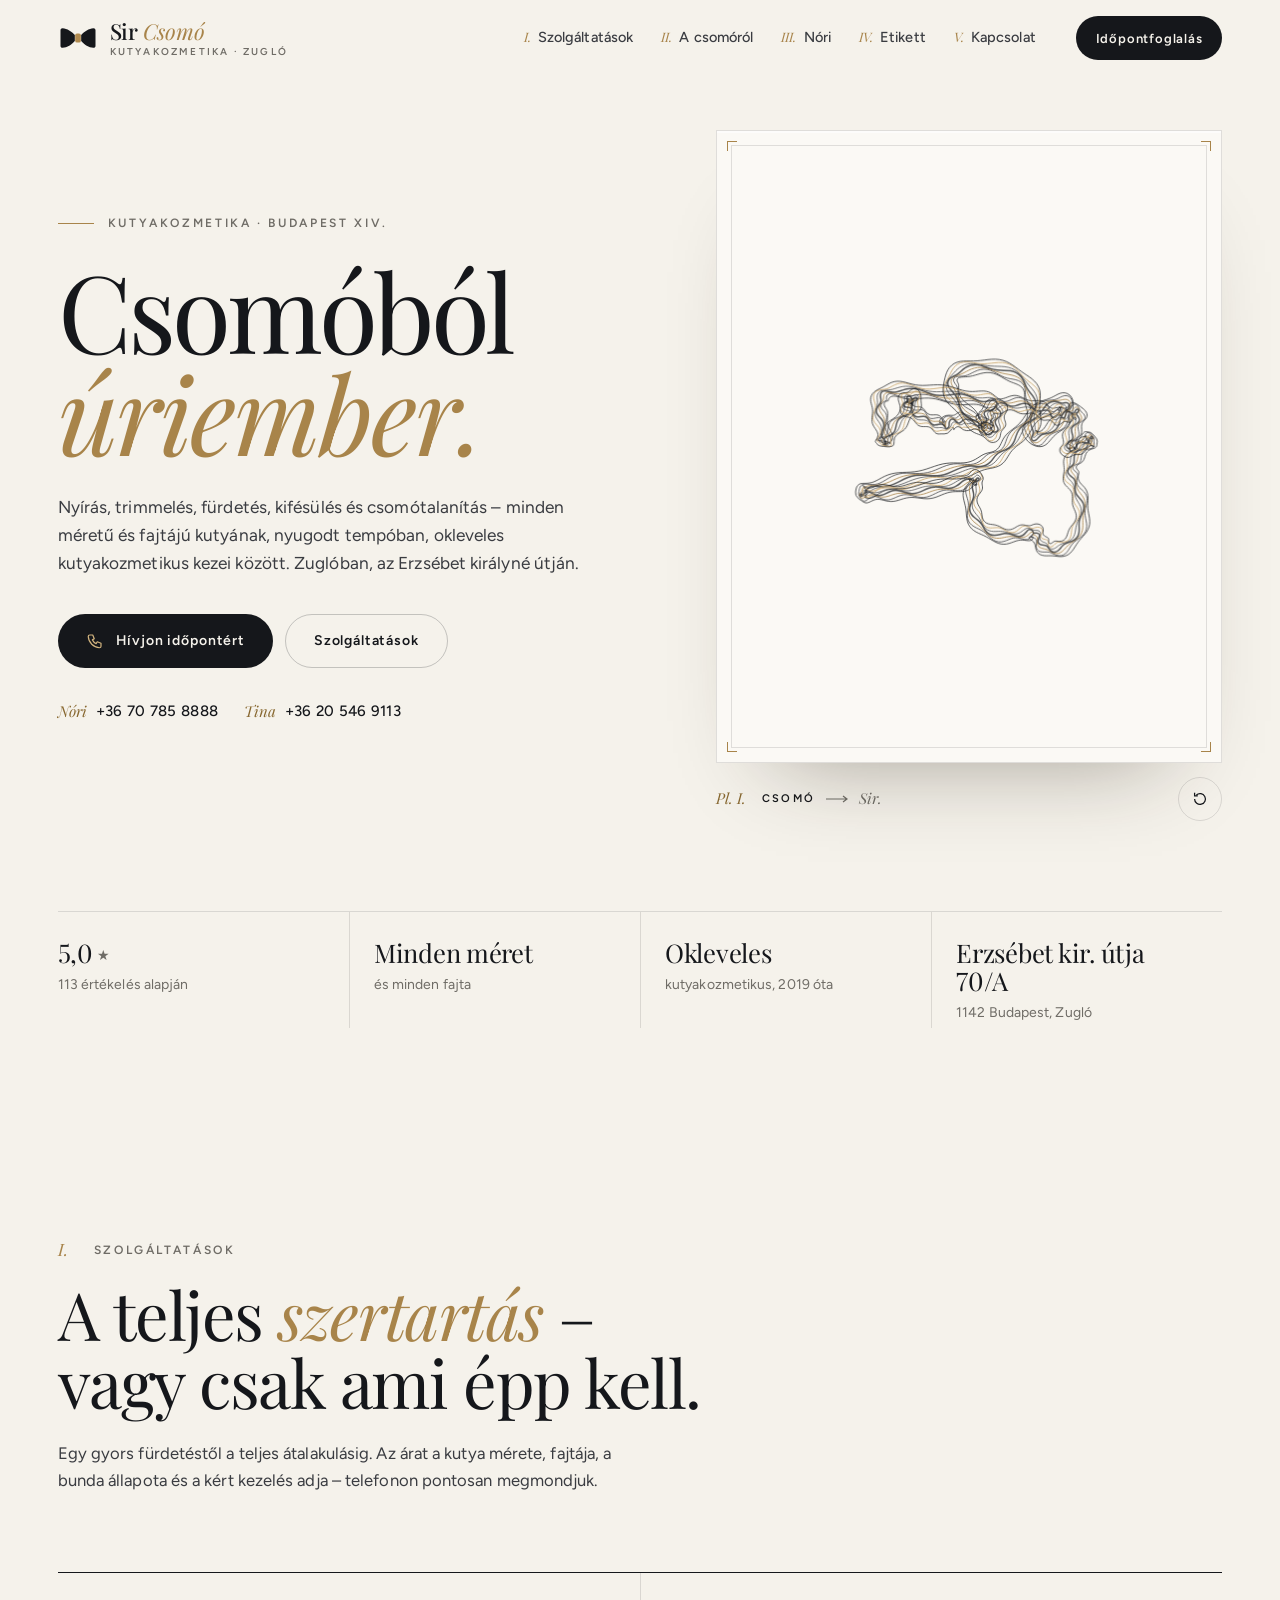
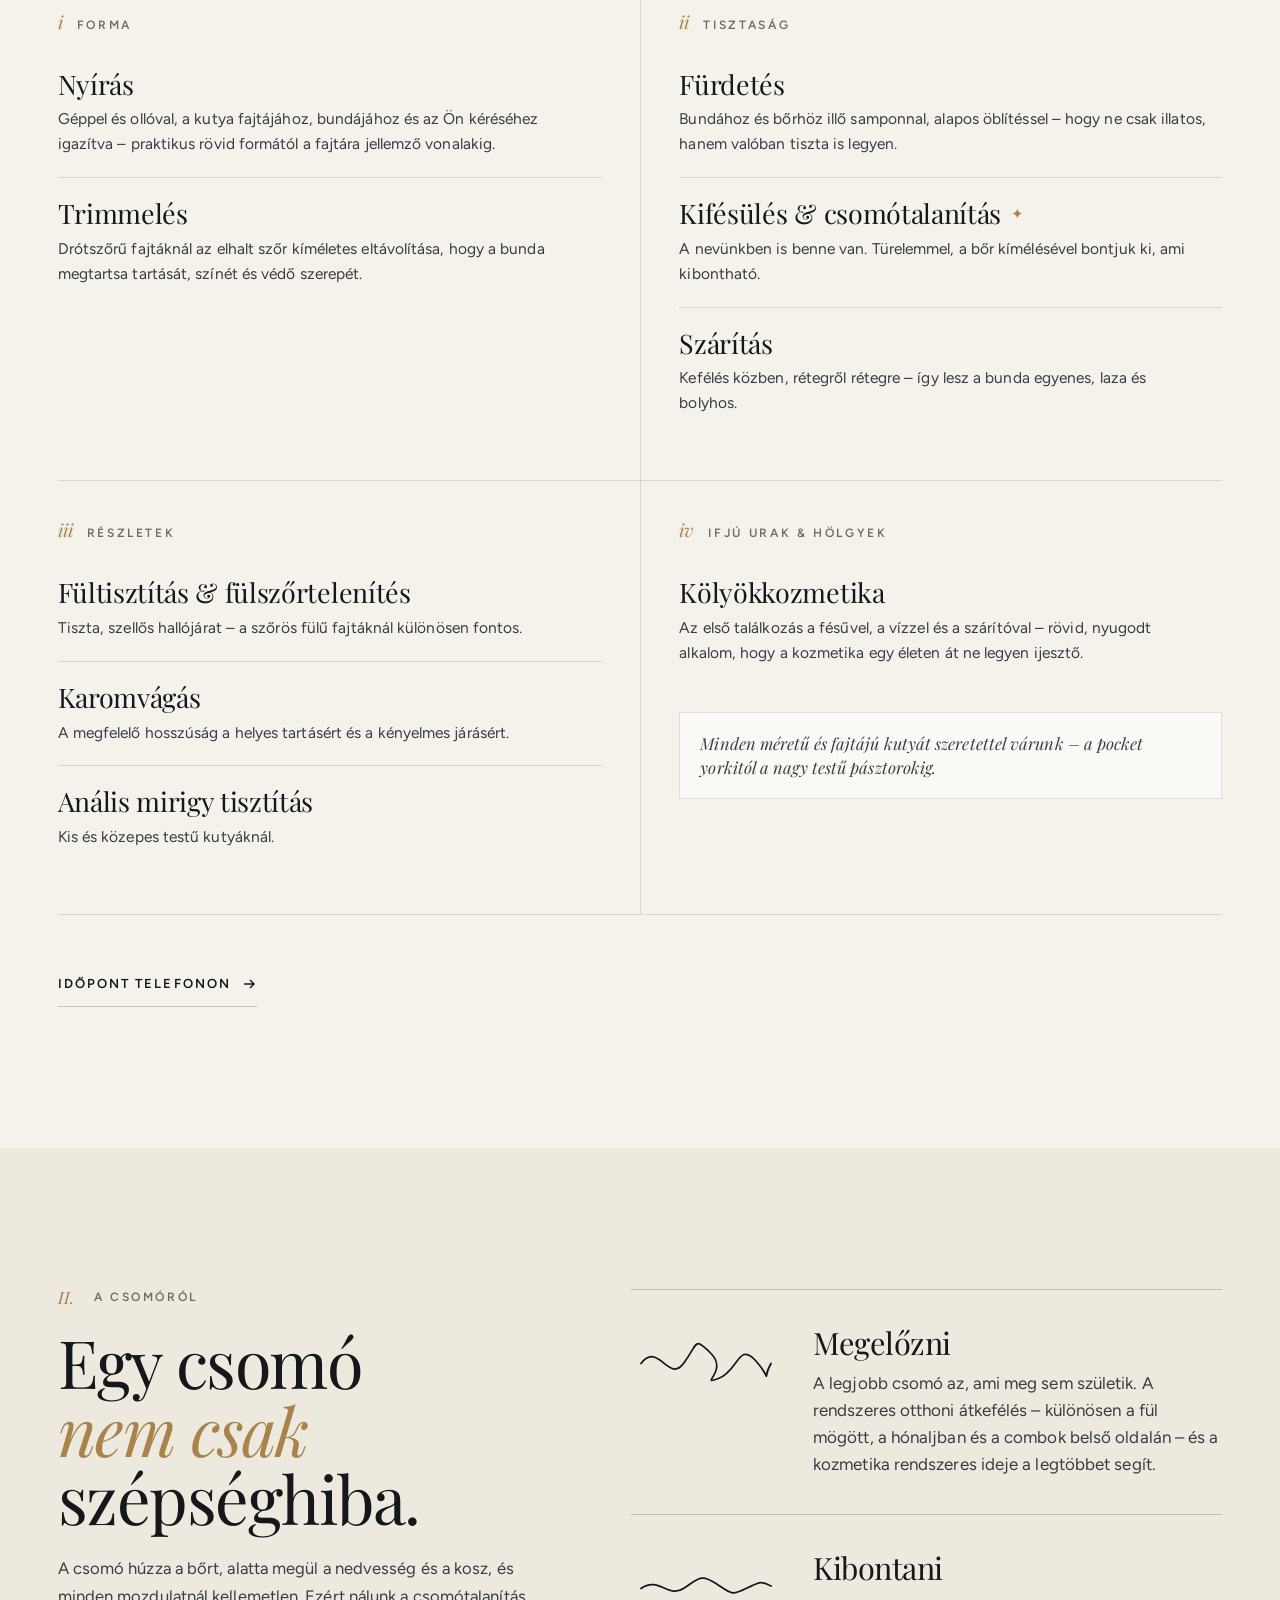
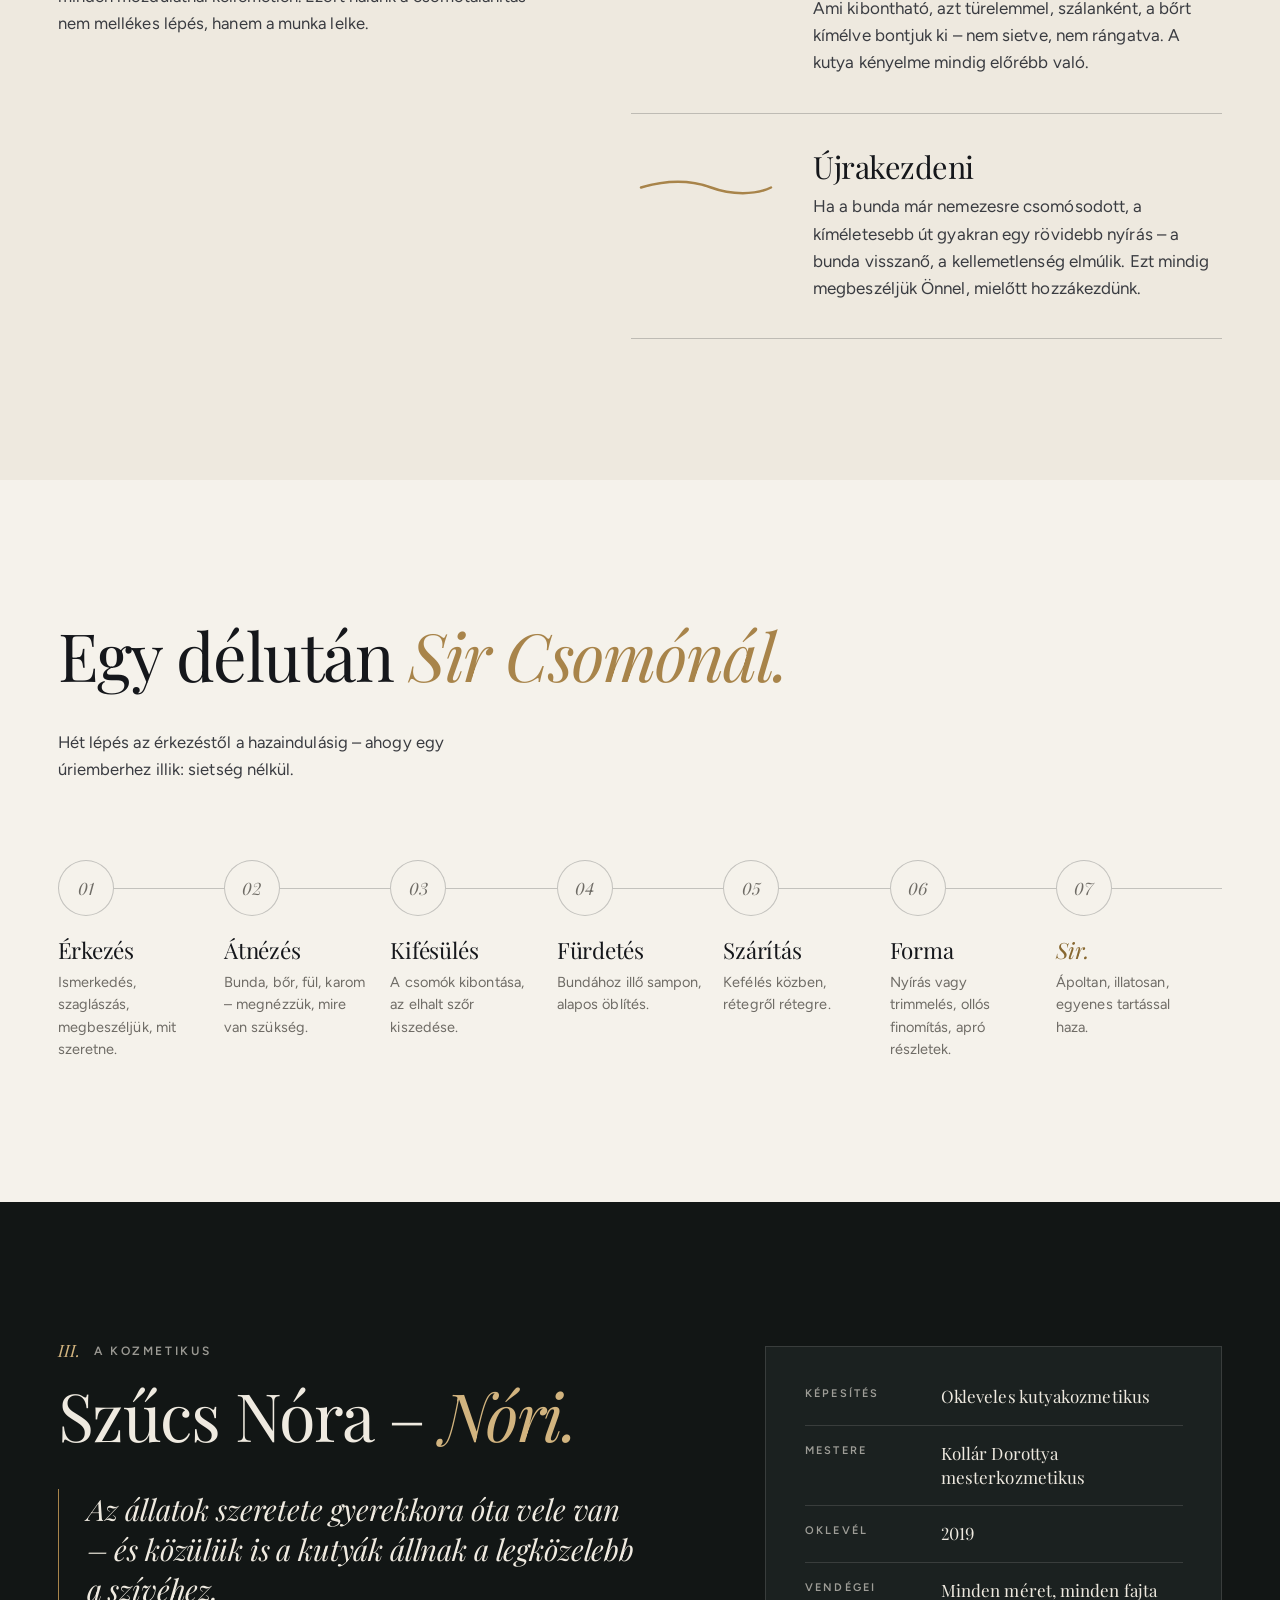
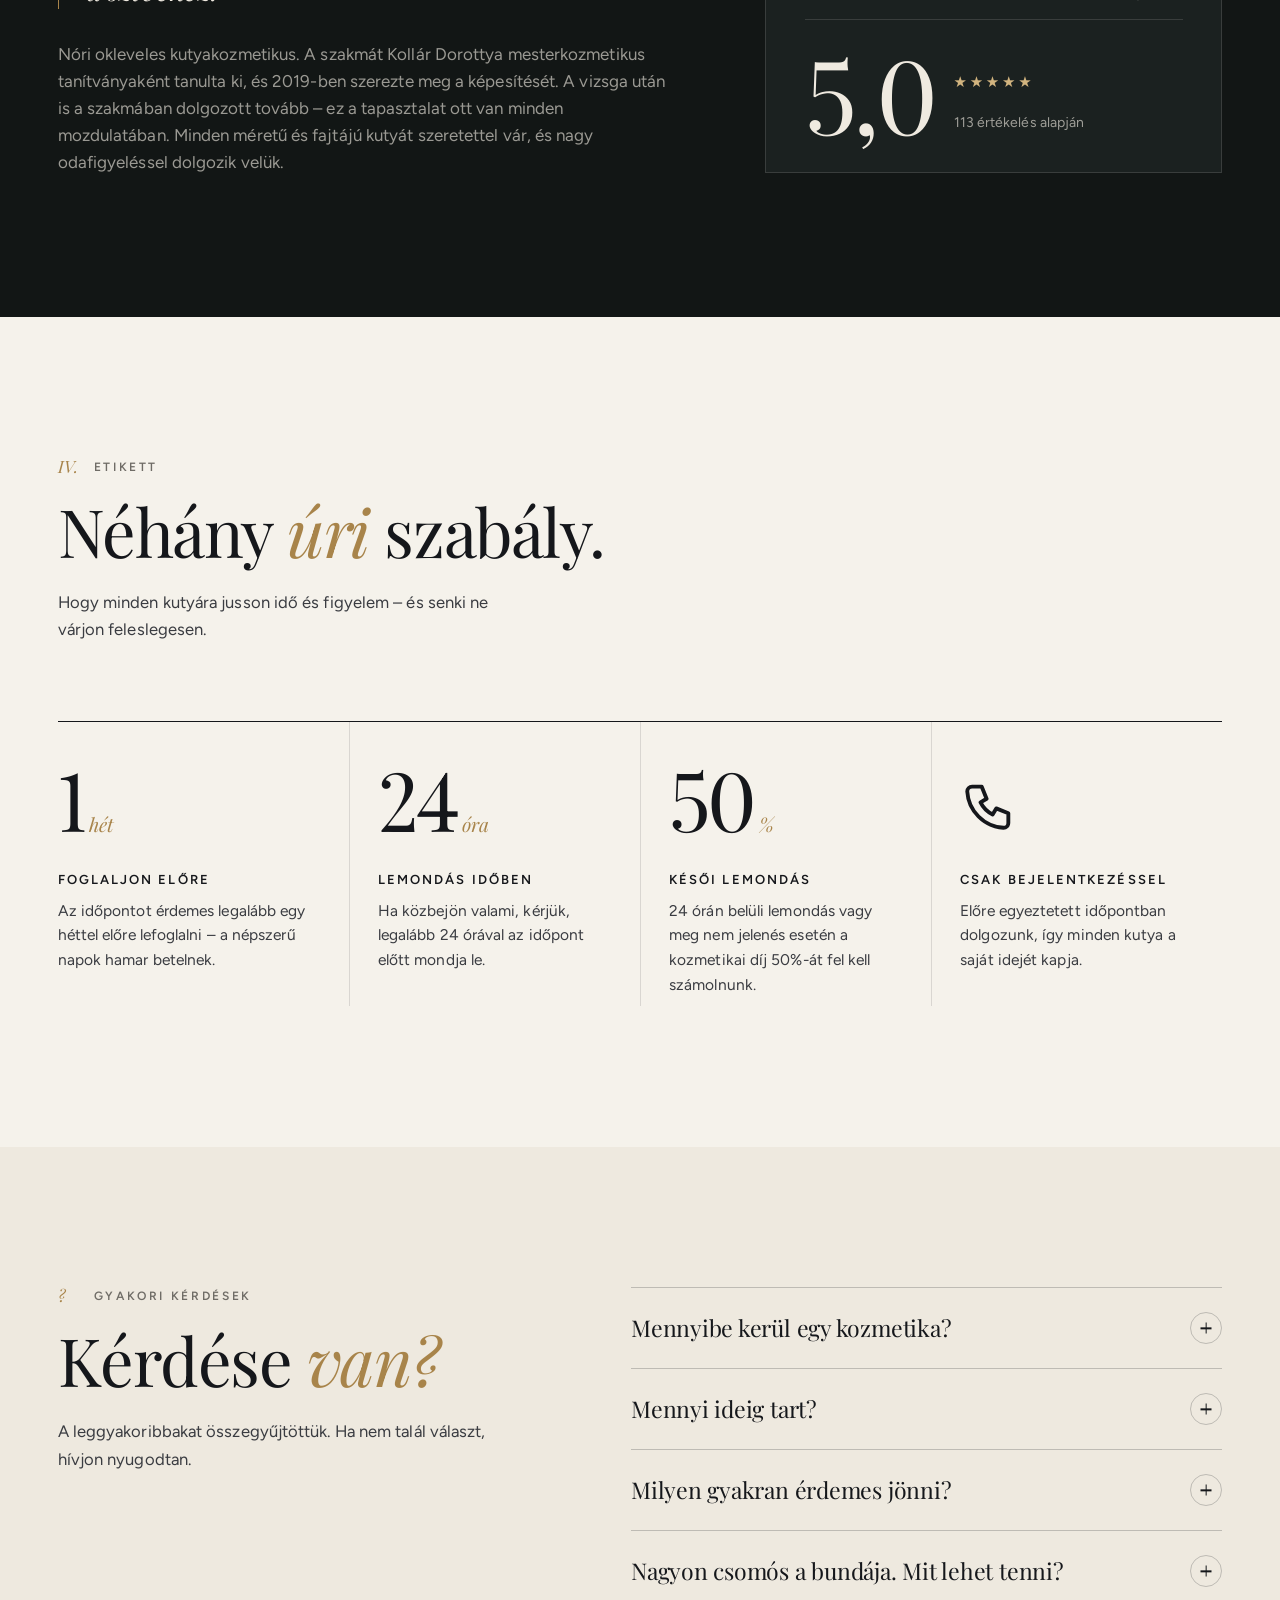
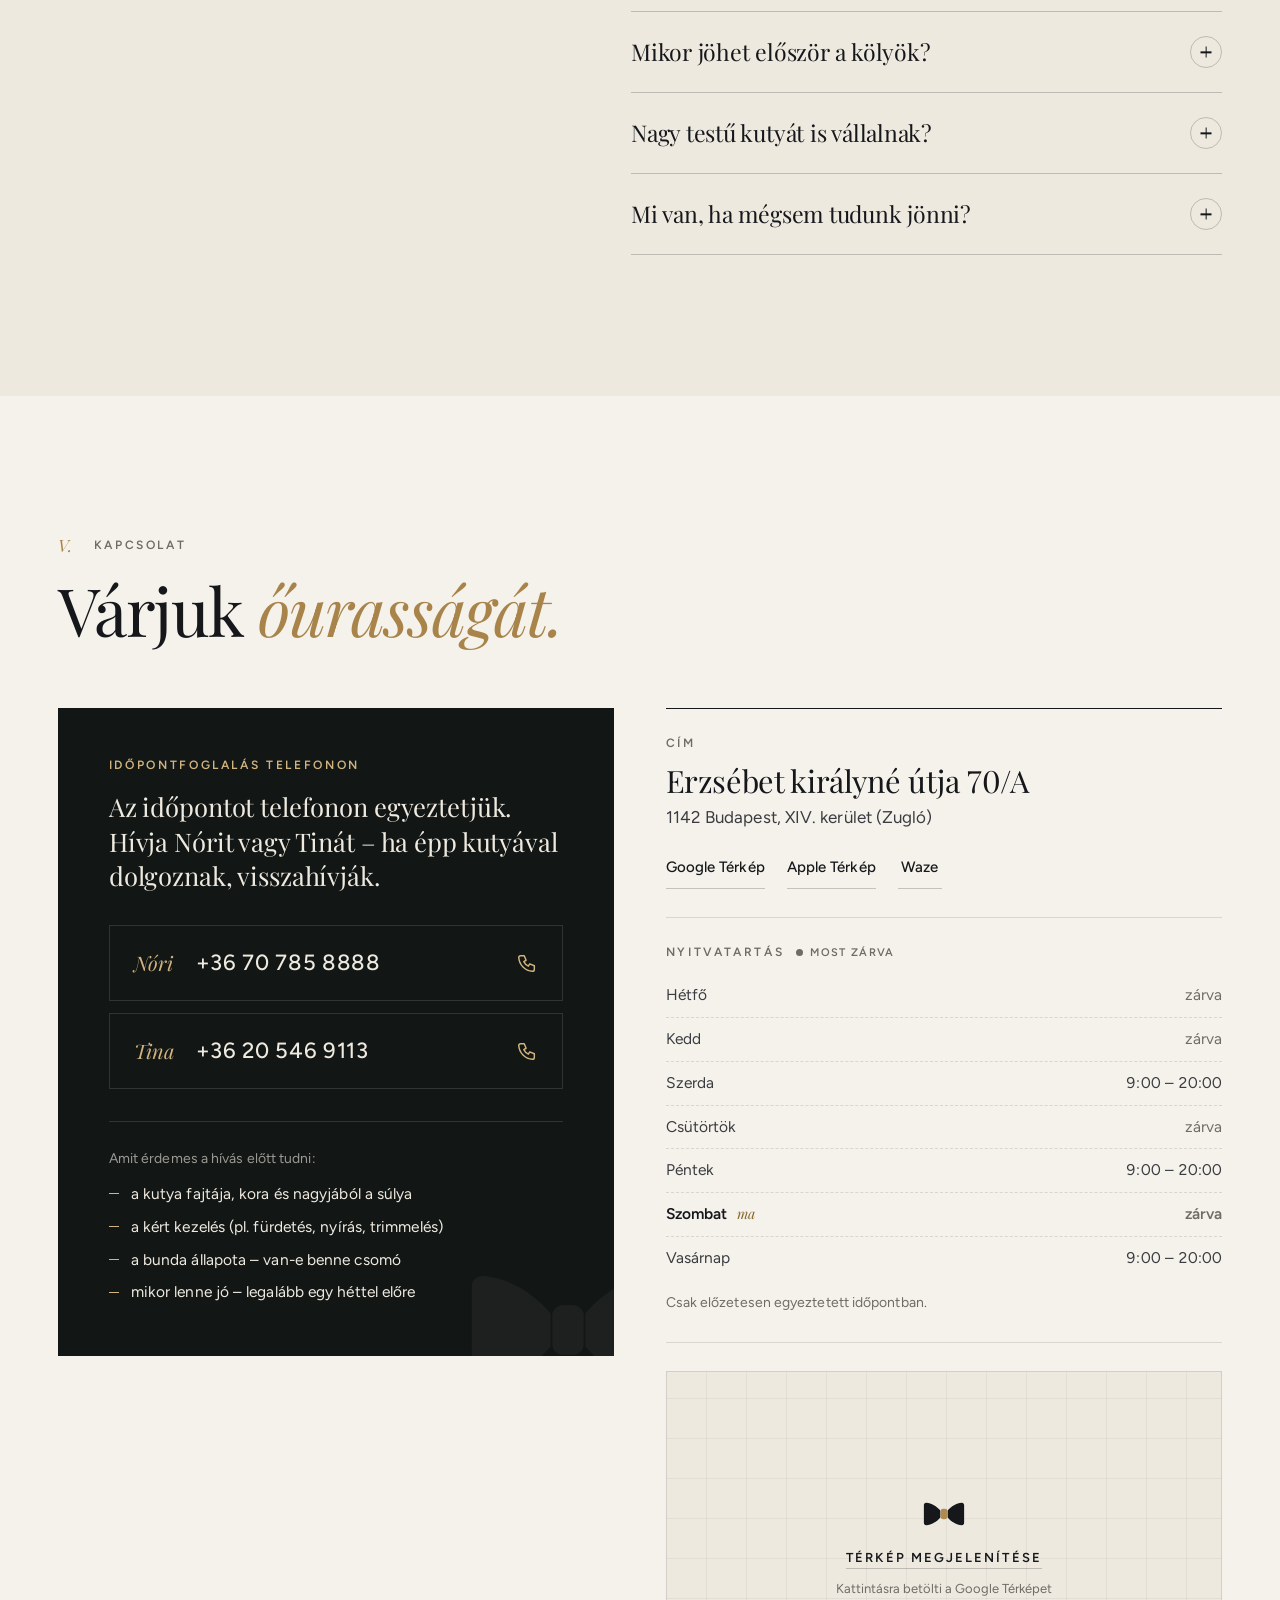
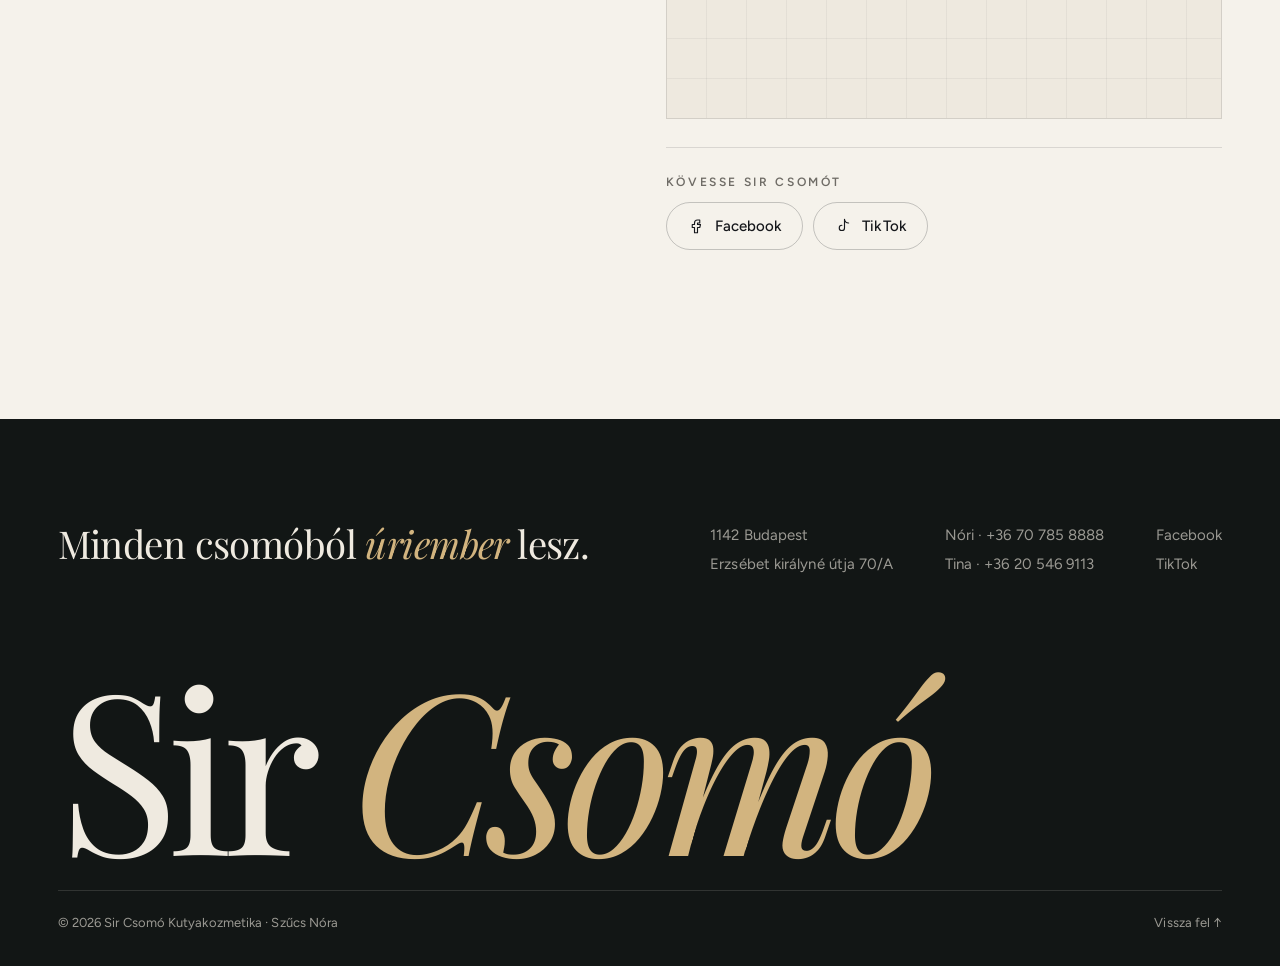
<file: public/index.html>
<!doctype html>
<html lang="hu" class="no-js">
<head>
  <meta charset="utf-8">
  <meta name="viewport" content="width=device-width, initial-scale=1, viewport-fit=cover">
  <title>Sir Csomó Kutyakozmetika – Budapest XIV. Zugló, Erzsébet királyné útja 70/A</title>
  <meta name="description" content="Kutyakozmetika Zuglóban minden méretű és fajtájú kutyának: nyírás, trimmelés, fürdetés, kifésülés és csomótalanítás, szárítás, fül- és karomápolás, kölyökkozmetika. 1142 Budapest, Erzsébet királyné útja 70/A · +36 70 785 8888">
  <meta name="theme-color" content="#f5f2eb">
  <meta name="color-scheme" content="light">
  <meta name="format-detection" content="telephone=no">
  <meta property="og:type" content="website">
  <meta property="og:title" content="Sir Csomó Kutyakozmetika – Csomóból úriember.">
  <meta property="og:description" content="Kutyakozmetika Zuglóban: nyírás, trimmelés, fürdetés, csomótalanítás, kölyökkozmetika. Erzsébet királyné útja 70/A.">
  <meta property="og:image" content="assets/og.jpg">
  <meta property="og:locale" content="hu_HU">
  <meta name="twitter:card" content="summary_large_image">
  <link rel="icon" href="assets/favicon.svg" type="image/svg+xml">
  <link rel="apple-touch-icon" href="assets/apple-touch-icon.png">
  <link rel="preload" href="assets/fonts/playfair-display-latin-wght-normal.woff2" as="font" type="font/woff2" crossorigin>
  <link rel="preload" href="assets/fonts/figtree-latin-wght-normal.woff2" as="font" type="font/woff2" crossorigin>
  <link rel="stylesheet" href="styles.css?v=2">
  <script type="application/ld+json">
  {
    "@context": "https://schema.org",
    "@type": "LocalBusiness",
    "name": "Sir Csomó Kutyakozmetika",
    "description": "Kutyakozmetika minden méretű és fajtájú kutyának: nyírás, trimmelés, fürdetés, kifésülés és csomótalanítás, szárítás, fültisztítás, karomvágás, anális mirigy tisztítás és kölyökkozmetika.",
    "founder": { "@type": "Person", "name": "Szűcs Nóra", "jobTitle": "Okleveles kutyakozmetikus" },
    "telephone": ["+36707858888", "+36205469113"],
    "image": "assets/og.jpg",
    "address": {
      "@type": "PostalAddress",
      "streetAddress": "Erzsébet királyné útja 70/A",
      "postalCode": "1142",
      "addressLocality": "Budapest",
      "addressRegion": "XIV. kerület",
      "addressCountry": "HU"
    },
    "openingHoursSpecification": [
      { "@type": "OpeningHoursSpecification", "dayOfWeek": ["Wednesday", "Friday", "Sunday"], "opens": "09:00", "closes": "20:00" }
    ],
    "aggregateRating": { "@type": "AggregateRating", "ratingValue": "5.0", "reviewCount": "113" },
    "sameAs": [
      "https://www.facebook.com/SirCsomo.Kutyakozmetika/",
      "https://www.tiktok.com/@sircsomokutyakozmetika"
    ]
  }
  </script>
</head>
<body>
  <a class="skip" href="#main">Ugrás a tartalomra</a>

  <!-- ============ FEJLÉC ============ -->
  <header class="nav" data-nav>
    <a class="logo" href="#top" aria-label="Sir Csomó Kutyakozmetika – vissza az oldal tetejére">
      <svg class="logo__mark" viewBox="0 0 48 48" aria-hidden="true"><use href="#mark"/></svg>
      <span class="logo__word"><span class="logo__name">Sir <em>Csomó</em></span><span class="logo__sub">Kutyakozmetika<span class="logo__place"> · Zugló</span></span></span>
    </a>
    <nav id="menu" class="nav__links" aria-label="Fő navigáció">
      <a href="#szolgaltatasok"><span class="nav__num">I.</span>Szolgáltatások</a>
      <a href="#csomo"><span class="nav__num">II.</span>A csomóról</a>
      <a href="#nori"><span class="nav__num">III.</span>Nóri</a>
      <a href="#etikett"><span class="nav__num">IV.</span>Etikett</a>
      <a href="#kapcsolat"><span class="nav__num">V.</span>Kapcsolat</a>
      <span class="nav__menu-foot">
        <span class="nav__menu-label">Időpontfoglalás telefonon</span>
        <a class="btn btn--ink btn--call" href="tel:+36707858888"><svg viewBox="0 0 24 24" aria-hidden="true"><use href="#i-phone"/></svg><span>Nóri · +36 70 785 8888</span></a>
        <a class="btn btn--line btn--call" href="tel:+36205469113"><svg viewBox="0 0 24 24" aria-hidden="true"><use href="#i-phone"/></svg><span>Tina · +36 20 546 9113</span></a>
        <span class="nav__menu-addr">1142 Budapest, Erzsébet királyné útja 70/A</span>
      </span>
    </nav>
    <a class="btn btn--ink btn--sm nav__cta" href="#idopont">Időpontfoglalás</a>
    <a class="nav__call" href="tel:+36707858888" aria-label="Hívás időpontért: Nóri, +36 70 785 8888"><svg viewBox="0 0 24 24" aria-hidden="true"><use href="#i-phone"/></svg></a>
    <button class="nav__toggle" type="button" aria-expanded="false" aria-controls="menu" aria-label="Menü">
      <span></span><span></span>
    </button>
  </header>

  <main id="main">

    <!-- ============ NYITÓKÉP ============ -->
    <section class="hero" id="top">
      <div class="wrap hero__grid">
        <div class="hero__copy">
          <p class="eyebrow"><span class="eyebrow__rule"></span>Kutyakozmetika · Budapest XIV.</p>
          <h1 class="hero__title">
            <span class="line">Csomóból</span>
            <span class="line"><em>úriember.</em></span>
          </h1>
          <p class="hero__lead">
            Nyírás, trimmelés, fürdetés, kifésülés és csomótalanítás – minden méretű és fajtájú kutyának,
            nyugodt tempóban, okleveles kutyakozmetikus kezei között. Zuglóban, az Erzsébet királyné útján.
          </p>
          <p class="hero__actions">
            <a class="btn btn--ink btn--call" href="tel:+36707858888"><svg viewBox="0 0 24 24" aria-hidden="true"><use href="#i-phone"/></svg><span>Hívjon időpontért</span></a>
            <a class="btn btn--line" href="#szolgaltatasok"><span>Szolgáltatások</span></a>
          </p>
          <p class="hero__phones"><a href="tel:+36707858888"><span>Nóri</span> +36 70 785 8888</a><a href="tel:+36205469113"><span>Tina</span> +36 20 546 9113</a></p>
        </div>

        <figure class="plate" data-knot aria-labelledby="plate-cap">
          <div class="plate__frame">
            <canvas class="plate__canvas" aria-hidden="true"></canvas>
            <span class="plate__corner plate__corner--tl" aria-hidden="true"></span>
            <span class="plate__corner plate__corner--tr" aria-hidden="true"></span>
            <span class="plate__corner plate__corner--bl" aria-hidden="true"></span>
            <span class="plate__corner plate__corner--br" aria-hidden="true"></span>
          </div>
          <figcaption class="plate__cap" id="plate-cap">
            <span class="plate__no">Pl. I.</span>
            <span class="plate__state" aria-live="polite"><span data-knot-from>Csomó</span><svg viewBox="0 0 24 8" aria-hidden="true"><path d="M1 4h21M18 1l4 3-4 3"/></svg><em data-knot-to>Sir.</em></span>
            <button type="button" class="plate__reset" data-knot-reset aria-label="Újra összekócol">
              <svg viewBox="0 0 20 20" aria-hidden="true"><path d="M4 10a6 6 0 1 0 2-4.5M4 3v3.5h3.5"/></svg>
            </button>
          </figcaption>
        </figure>
      </div>

      <div class="wrap">
        <ul class="facts">
          <li><b>5,0<span class="facts__star">★</span></b><span>113 értékelés alapján</span></li>
          <li><b>Minden méret</b><span>és minden fajta</span></li>
          <li><b>Okleveles</b><span>kutyakozmetikus, 2019 óta</span></li>
          <li><b>Erzsébet kir. útja 70/A</b><span>1142 Budapest, Zugló</span></li>
        </ul>
      </div>
    </section>

    <!-- ============ I. SZOLGÁLTATÁSOK ============ -->
    <section class="section" id="szolgaltatasok">
      <div class="wrap">
        <header class="head">
          <p class="eyebrow reveal"><span class="num">I.</span>Szolgáltatások</p>
          <h2 class="h2 reveal">A teljes <em>szertartás</em> –<br>vagy csak ami épp kell.</h2>
          <p class="section__lead reveal">Egy gyors fürdetéstől a teljes átalakulásig. Az árat a kutya mérete, fajtája, a bunda állapota és a kért
            kezelés adja – telefonon pontosan megmondjuk.</p>
        </header>

        <div class="carte">
          <article class="carte__col reveal">
            <h3 class="carte__title"><span>i</span>Forma</h3>
            <dl>
              <div><dt>Nyírás</dt><dd>Géppel és ollóval, a kutya fajtájához, bundájához és az Ön kéréséhez igazítva – praktikus rövid formától a fajtára jellemző vonalakig.</dd></div>
              <div><dt>Trimmelés</dt><dd>Drótszőrű fajtáknál az elhalt szőr kíméletes eltávolítása, hogy a bunda megtartsa tartását, színét és védő szerepét.</dd></div>
            </dl>
          </article>
          <article class="carte__col reveal">
            <h3 class="carte__title"><span>ii</span>Tisztaság</h3>
            <dl>
              <div><dt>Fürdetés</dt><dd>Bundához és bőrhöz illő samponnal, alapos öblítéssel – hogy ne csak illatos, hanem valóban tiszta is legyen.</dd></div>
              <div class="carte__star"><dt>Kifésülés &amp; csomótalanítás</dt><dd>A nevünkben is benne van. Türelemmel, a bőr kímélésével bontjuk ki, ami kibontható.</dd></div>
              <div><dt>Szárítás</dt><dd>Kefélés közben, rétegről rétegre – így lesz a bunda egyenes, laza és bolyhos.</dd></div>
            </dl>
          </article>
          <article class="carte__col reveal">
            <h3 class="carte__title"><span>iii</span>Részletek</h3>
            <dl>
              <div><dt>Fültisztítás &amp; fülszőrtelenítés</dt><dd>Tiszta, szellős hallójárat – a szőrös fülű fajtáknál különösen fontos.</dd></div>
              <div><dt>Karomvágás</dt><dd>A megfelelő hosszúság a helyes tartásért és a kényelmes járásért.</dd></div>
              <div><dt>Anális mirigy tisztítás</dt><dd>Kis és közepes testű kutyáknál.</dd></div>
            </dl>
          </article>
          <article class="carte__col reveal">
            <h3 class="carte__title"><span>iv</span>Ifjú urak &amp; hölgyek</h3>
            <dl>
              <div><dt>Kölyökkozmetika</dt><dd>Az első találkozás a fésűvel, a vízzel és a szárítóval – rövid, nyugodt alkalom, hogy a kozmetika egy életen át ne legyen ijesztő.</dd></div>
            </dl>
            <p class="carte__note">Minden méretű és fajtájú kutyát szeretettel várunk – a pocket yorkitól a nagy testű pásztorokig.</p>
          </article>
        </div>

        <p class="head__cta reveal"><a class="link" href="#idopont">Időpont telefonon <svg viewBox="0 0 16 16" aria-hidden="true"><path d="M3 8h10M9 4l4 4-4 4"/></svg></a></p>
      </div>
    </section>

    <!-- ============ II. A CSOMÓRÓL ============ -->
    <section class="section section--paper" id="csomo">
      <div class="wrap split">
        <header class="split__head">
          <p class="eyebrow reveal"><span class="num">II.</span>A csomóról</p>
          <h2 class="h2 reveal">Egy csomó <em>nem csak</em><br>szépséghiba.</h2>
          <p class="section__lead reveal">A csomó húzza a bőrt, alatta megül a nedvesség és a kosz, és minden mozdulatnál kellemetlen. Ezért
            nálunk a csomótalanítás nem mellékes lépés, hanem a munka lelke.</p>
        </header>

        <ol class="stages">
          <li class="stage reveal">
            <svg class="stage__glyph" viewBox="0 0 120 60" aria-hidden="true"><path d="M8 30c14-18 22 16 34 0s8-22 22-8-10 26 6 20 16-30 30-14 4 16 12 2"/></svg>
            <div><h3>Megelőzni</h3><p>A legjobb csomó az, ami meg sem születik. A rendszeres otthoni átkefélés – különösen a fül mögött, a hónaljban és a combok belső oldalán – és a kozmetika rendszeres ideje a legtöbbet segít.</p></div>
          </li>
          <li class="stage reveal">
            <svg class="stage__glyph" viewBox="0 0 120 60" aria-hidden="true"><path d="M8 30c14-10 22 8 34 0s14-12 26-4 12 10 24 4 12-6 20-2"/></svg>
            <div><h3>Kibontani</h3><p>Ami kibontható, azt türelemmel, szálanként, a bőrt kímélve bontjuk ki – nem sietve, nem rángatva. A kutya kényelme mindig előrébb való.</p></div>
          </li>
          <li class="stage reveal">
            <svg class="stage__glyph" viewBox="0 0 120 60" aria-hidden="true"><path d="M8 30c20-6 40-6 56 0s36 6 48 0"/></svg>
            <div><h3>Újrakezdeni</h3><p>Ha a bunda már nemezesre csomósodott, a kíméletesebb út gyakran egy rövidebb nyírás – a bunda visszanő, a kellemetlenség elmúlik. Ezt mindig megbeszéljük Önnel, mielőtt hozzákezdünk.</p></div>
          </li>
        </ol>
      </div>
    </section>

    <!-- ============ A FOLYAMAT ============ -->
    <section class="section" id="folyamat">
      <div class="wrap">
        <header class="head head--row">
          <h2 class="h2 reveal">Egy délután <em>Sir Csomónál.</em></h2>
          <p class="section__lead reveal">Hét lépés az érkezéstől a hazaindulásig – ahogy egy úriemberhez illik: sietség nélkül.</p>
        </header>
        <ol class="journey" data-journey>
          <li><span class="journey__n">01</span><h3>Érkezés</h3><p>Ismerkedés, szaglászás, megbeszéljük, mit szeretne.</p></li>
          <li><span class="journey__n">02</span><h3>Átnézés</h3><p>Bunda, bőr, fül, karom – megnézzük, mire van szükség.</p></li>
          <li><span class="journey__n">03</span><h3>Kifésülés</h3><p>A csomók kibontása, az elhalt szőr kiszedése.</p></li>
          <li><span class="journey__n">04</span><h3>Fürdetés</h3><p>Bundához illő sampon, alapos öblítés.</p></li>
          <li><span class="journey__n">05</span><h3>Szárítás</h3><p>Kefélés közben, rétegről rétegre.</p></li>
          <li><span class="journey__n">06</span><h3>Forma</h3><p>Nyírás vagy trimmelés, ollós finomítás, apró részletek.</p></li>
          <li><span class="journey__n">07</span><h3>Sir.</h3><p>Ápoltan, illatosan, egyenes tartással haza.</p></li>
        </ol>
      </div>
    </section>

    <!-- ============ III. NÓRI ============ -->
    <section class="section section--ink" id="nori">
      <div class="wrap nori">
        <div class="nori__copy">
          <p class="eyebrow eyebrow--light reveal"><span class="num">III.</span>A kozmetikus</p>
          <h2 class="h2 reveal">Szűcs Nóra – <em>Nóri.</em></h2>
          <blockquote class="nori__quote reveal">
            <p>Az állatok szeretete gyerekkora óta vele van – és közülük is a kutyák állnak a legközelebb a szívéhez.</p>
          </blockquote>
          <p class="nori__text reveal">Nóri okleveles kutyakozmetikus. A szakmát Kollár Dorottya mesterkozmetikus tanítványaként tanulta ki, és 2019-ben
            szerezte meg a képesítését. A vizsga után is a szakmában dolgozott tovább – ez a tapasztalat ott van minden mozdulatában.
            Minden méretű és fajtájú kutyát szeretettel vár, és nagy odafigyeléssel dolgozik velük.</p>
        </div>
        <aside class="nori__card reveal" aria-label="Nóri röviden">
          <dl class="ledger">
            <div><dt>Képesítés</dt><dd>Okleveles kutyakozmetikus</dd></div>
            <div><dt>Mestere</dt><dd>Kollár Dorottya mesterkozmetikus</dd></div>
            <div><dt>Oklevél</dt><dd>2019</dd></div>
            <div><dt>Vendégei</dt><dd>Minden méret, minden fajta</dd></div>
          </dl>
          <div class="score">
            <span class="score__num">5,0</span>
            <span class="score__stars" aria-hidden="true">★★★★★</span>
            <span class="score__txt">113 értékelés alapján</span>
          </div>
        </aside>
      </div>
    </section>

    <!-- ============ IV. ETIKETT ============ -->
    <section class="section" id="etikett">
      <div class="wrap">
        <header class="head">
          <p class="eyebrow reveal"><span class="num">IV.</span>Etikett</p>
          <h2 class="h2 reveal">Néhány <em>úri</em> szabály.</h2>
          <p class="section__lead reveal">Hogy minden kutyára jusson idő és figyelem – és senki ne várjon feleslegesen.</p>
        </header>
        <ol class="rules">
          <li class="rule reveal">
            <span class="rule__big">1<small>hét</small></span>
            <h3>Foglaljon előre</h3>
            <p>Az időpontot érdemes legalább egy héttel előre lefoglalni – a népszerű napok hamar betelnek.</p>
          </li>
          <li class="rule reveal">
            <span class="rule__big">24<small>óra</small></span>
            <h3>Lemondás időben</h3>
            <p>Ha közbejön valami, kérjük, legalább 24 órával az időpont előtt mondja le.</p>
          </li>
          <li class="rule reveal">
            <span class="rule__big">50<small>%</small></span>
            <h3>Késői lemondás</h3>
            <p>24 órán belüli lemondás vagy meg nem jelenés esetén a kozmetikai díj 50%-át fel kell számolnunk.</p>
          </li>
          <li class="rule reveal">
            <span class="rule__big"><svg viewBox="0 0 48 48" aria-hidden="true"><use href="#i-phone"/></svg></span>
            <h3>Csak bejelentkezéssel</h3>
            <p>Előre egyeztetett időpontban dolgozunk, így minden kutya a saját idejét kapja.</p>
          </li>
        </ol>
      </div>
    </section>

    <!-- ============ GYIK ============ -->
    <section class="section section--paper" id="gyik">
      <div class="wrap split">
        <header class="split__head">
          <p class="eyebrow reveal"><span class="num">?</span>Gyakori kérdések</p>
          <h2 class="h2 reveal">Kérdése <em>van?</em></h2>
          <p class="section__lead reveal">A leggyakoribbakat összegyűjtöttük. Ha nem talál választ, hívjon nyugodtan.</p>
        </header>
        <div class="faq">
          <details class="reveal">
            <summary>Mennyibe kerül egy kozmetika?<span class="faq__ico" aria-hidden="true"></span></summary>
            <p>Az ár a kutya méretétől, fajtájától, a bunda állapotától és a kért kezeléstől függ. Telefonon, néhány kérdés után pontosan megmondjuk.</p>
          </details>
          <details class="reveal">
            <summary>Mennyi ideig tart?<span class="faq__ico" aria-hidden="true"></span></summary>
            <p>Kutyától és kezeléstől függ – egy kistestű fürdetés gyorsabb, mint egy nagy, dupla bundás kutya teljes kozmetikája. Az időpont egyeztetésekor megmondjuk, mikor jöhet érte.</p>
          </details>
          <details class="reveal">
            <summary>Milyen gyakran érdemes jönni?<span class="faq__ico" aria-hidden="true"></span></summary>
            <p>Hosszú, göndör vagy folyamatosan növő szőrű fajtáknál általában 4–8 hetente, rövid szőrűeknél ritkábban. Szívesen segítünk kitalálni, mi illik az Ön kutyájához.</p>
          </details>
          <details class="reveal">
            <summary>Nagyon csomós a bundája. Mit lehet tenni?<span class="faq__ico" aria-hidden="true"></span></summary>
            <p>Ami kibontható, azt kíméletesen kibontjuk. Ha a bunda már nemezes, a kutya kényelme érdekében a rövidebb nyírás lehet a jobb megoldás – ezt mindig megbeszéljük Önnel előre.</p>
          </details>
          <details class="reveal">
            <summary>Mikor jöhet először a kölyök?<span class="faq__ico" aria-hidden="true"></span></summary>
            <p>Érdemes minél előbb, rövid ismerkedő alkalommal kezdeni – miután megkapta a kötelező oltásait. A kölyökkozmetika célja, hogy a fésű, a víz és a szárító barát legyen, ne ellenség.</p>
          </details>
          <details class="reveal">
            <summary>Nagy testű kutyát is vállalnak?<span class="faq__ico" aria-hidden="true"></span></summary>
            <p>Igen – minden méretű és fajtájú kutyát szeretettel várunk. Az anális mirigy tisztítást kis és közepes testű kutyáknál végezzük.</p>
          </details>
          <details class="reveal">
            <summary>Mi van, ha mégsem tudunk jönni?<span class="faq__ico" aria-hidden="true"></span></summary>
            <p>Kérjük, legalább 24 órával előtte jelezze telefonon. Ennél későbbi lemondás vagy meg nem jelenés esetén a kozmetikai díj 50%-át fel kell számolnunk.</p>
          </details>
        </div>
      </div>
    </section>

    <!-- ============ V. KAPCSOLAT ============ -->
    <section class="section" id="kapcsolat">
      <div class="wrap">
        <header class="head">
          <p class="eyebrow reveal"><span class="num">V.</span>Kapcsolat</p>
          <h2 class="h2 reveal">Várjuk <em>őurasságát.</em></h2>
        </header>

        <div class="contact">
          <div class="call reveal" id="idopont">
            <p class="call__label">Időpontfoglalás telefonon</p>
            <p class="call__lead">Az időpontot telefonon egyeztetjük. Hívja Nórit vagy Tinát – ha épp kutyával dolgoznak, visszahívják.</p>
            <div class="call__btns">
              <a class="callbtn" href="tel:+36707858888">
                <span class="callbtn__who">Nóri</span>
                <span class="callbtn__num">+36 70 785 8888</span>
                <svg viewBox="0 0 24 24" aria-hidden="true"><use href="#i-phone"/></svg>
              </a>
              <a class="callbtn" href="tel:+36205469113">
                <span class="callbtn__who">Tina</span>
                <span class="callbtn__num">+36 20 546 9113</span>
                <svg viewBox="0 0 24 24" aria-hidden="true"><use href="#i-phone"/></svg>
              </a>
            </div>
            <div class="call__prep">
              <p>Amit érdemes a hívás előtt tudni:</p>
              <ul>
                <li>a kutya fajtája, kora és nagyjából a súlya</li>
                <li>a kért kezelés (pl. fürdetés, nyírás, trimmelés)</li>
                <li>a bunda állapota – van-e benne csomó</li>
                <li>mikor lenne jó – legalább egy héttel előre</li>
              </ul>
            </div>
          </div>

          <div class="info">
            <div class="info__block reveal">
              <h3 class="info__label">Cím</h3>
              <p class="info__big">Erzsébet királyné útja 70/A</p>
              <p>1142 Budapest, XIV. kerület (Zugló)</p>
              <p class="info__routes">
                <a href="https://www.google.com/maps/dir/?api=1&amp;destination=Budapest%2C%20Erzs%C3%A9bet%20kir%C3%A1lyn%C3%A9%20%C3%BAtja%2070%2FA%2C%201142" target="_blank" rel="noopener">Google Térkép</a>
                <a href="https://maps.apple.com/?daddr=Erzs%C3%A9bet%20kir%C3%A1lyn%C3%A9%20%C3%BAtja%2070%2FA%2C%201142%20Budapest" target="_blank" rel="noopener">Apple Térkép</a>
                <a href="https://waze.com/ul?q=Erzs%C3%A9bet%20kir%C3%A1lyn%C3%A9%20%C3%BAtja%2070%2FA%20Budapest&amp;navigate=yes" target="_blank" rel="noopener">Waze</a>
              </p>
            </div>

            <div class="info__block reveal">
              <h3 class="info__label">Nyitvatartás <span class="open" data-open></span></h3>
              <ul class="hours" data-hours>
                <li data-day="1"><span>Hétfő</span><span>zárva</span></li>
                <li data-day="2"><span>Kedd</span><span>zárva</span></li>
                <li data-day="3"><span>Szerda</span><span>9:00 – 20:00</span></li>
                <li data-day="4"><span>Csütörtök</span><span>zárva</span></li>
                <li data-day="5"><span>Péntek</span><span>9:00 – 20:00</span></li>
                <li data-day="6"><span>Szombat</span><span>zárva</span></li>
                <li data-day="0"><span>Vasárnap</span><span>9:00 – 20:00</span></li>
              </ul>
              <p class="info__small">Csak előzetesen egyeztetett időpontban.</p>
            </div>

            <div class="info__block reveal">
              <div class="map" data-map>
                <button type="button" class="map__load" data-map-load>
                  <svg class="map__pin" viewBox="0 0 48 48" aria-hidden="true"><use href="#mark"/></svg>
                  <span class="map__txt">Térkép megjelenítése</span>
                  <span class="map__note">Kattintásra betölti a Google Térképet</span>
                </button>
              </div>
            </div>

            <div class="info__block reveal">
              <h3 class="info__label">Kövesse Sir Csomót</h3>
              <p class="social">
                <a href="https://www.facebook.com/SirCsomo.Kutyakozmetika/" target="_blank" rel="noopener">
                  <svg viewBox="0 0 24 24" aria-hidden="true"><path d="M14 8h3V4h-3a4 4 0 0 0-4 4v2H7v4h3v7h4v-7h3l1-4h-4V8.5a.5.5 0 0 1 .5-.5z"/></svg>Facebook</a>
                <a href="https://www.tiktok.com/@sircsomokutyakozmetika" target="_blank" rel="noopener">
                  <svg viewBox="0 0 24 24" aria-hidden="true"><path d="M14 3v11.5a3.5 3.5 0 1 1-3.5-3.5M14 3c.5 3 2.5 5 5.5 5"/></svg>TikTok</a>
              </p>
            </div>
          </div>
        </div>
      </div>
    </section>
  </main>

  <!-- ============ LÁBLÉC ============ -->
  <footer class="foot">
    <div class="wrap">
      <div class="foot__top">
        <p class="foot__tag">Minden csomóból <em>úriember</em> lesz.</p>
        <p class="foot__cols">
          <span>1142 Budapest<br>Erzsébet királyné útja 70/A</span>
          <span><a href="tel:+36707858888">Nóri · +36 70 785 8888</a><br><a href="tel:+36205469113">Tina · +36 20 546 9113</a></span>
          <span><a href="https://www.facebook.com/SirCsomo.Kutyakozmetika/" target="_blank" rel="noopener">Facebook</a><br><a href="https://www.tiktok.com/@sircsomokutyakozmetika" target="_blank" rel="noopener">TikTok</a></span>
        </p>
      </div>
      <p class="foot__word" aria-hidden="true">Sir <em>Csomó</em></p>
      <p class="foot__legal"><span>© <span data-year>2026</span> Sir Csomó Kutyakozmetika · Szűcs Nóra</span><a href="#top">Vissza fel ↑</a></p>
    </div>
  </footer>

  <!-- telefonos alsó sáv -->
  <div class="dock" data-dock>
    <a class="dock__route" href="https://www.google.com/maps/dir/?api=1&amp;destination=Budapest%2C%20Erzs%C3%A9bet%20kir%C3%A1lyn%C3%A9%20%C3%BAtja%2070%2FA%2C%201142" target="_blank" rel="noopener">
      <svg viewBox="0 0 24 24" aria-hidden="true"><path d="M12 21s-7-6.2-7-11.5a7 7 0 0 1 14 0C19 14.8 12 21 12 21z"/><circle cx="12" cy="9.5" r="2.5"/></svg>Útvonal</a>
    <a class="dock__call" href="tel:+36707858888"><svg viewBox="0 0 24 24" aria-hidden="true"><use href="#i-phone"/></svg>Hívás időpontért</a>
  </div>

  <!-- közös rajzok -->
  <svg width="0" height="0" style="position:absolute" aria-hidden="true">
    <symbol id="mark" viewBox="0 0 48 48">
      <path fill="currentColor" d="M20.2 20.4C16.6 16 10.8 12.6 5.6 12.2c-1.6-.1-2.6 1-2.6 2.6v18.4c0 1.6 1 2.7 2.6 2.6 5.2-.4 11-3.8 14.6-8.2zM27.8 20.4c3.6-4.4 9.4-7.8 14.6-8.2 1.6-.1 2.6 1 2.6 2.6v18.4c0 1.6-1 2.7-2.6 2.6-5.2-.4-11-3.8-14.6-8.2z"/>
      <rect x="20.6" y="18.6" width="6.8" height="10.8" rx="2.2" fill="#b08a4f"/>
    </symbol>
    <symbol id="i-phone" viewBox="0 0 24 24">
      <path fill="none" stroke="currentColor" stroke-width="1.6" stroke-linejoin="round" d="M5 4h4l2 5-2.5 1.5a11 11 0 0 0 5 5L15 13l5 2v4a2 2 0 0 1-2 2A16 16 0 0 1 3 6a2 2 0 0 1 2-2"/>
    </symbol>
  </svg>

  <script src="script.js?v=2" defer></script>
</body>
</html>
</file>
<file: public/styles.css>
/* ================================================================
   Sir Csomó Kutyakozmetika – megjelenés
   Színek: elefántcsont papír, tintafekete, egyetlen sárgaréz kiemelés
   ================================================================ */

@font-face { font-family: "Playfair"; font-style: normal; font-weight: 400 900; font-display: swap;
  src: url(assets/fonts/playfair-display-latin-wght-normal.woff2) format("woff2");
  unicode-range: U+0000-00FF, U+0131, U+0152-0153, U+02BB-02BC, U+02C6, U+02DA, U+02DC, U+2000-206F, U+20AC, U+2122, U+2212, U+FEFF, U+FFFD; }
@font-face { font-family: "Playfair"; font-style: normal; font-weight: 400 900; font-display: swap;
  src: url(assets/fonts/playfair-display-latin-ext-wght-normal.woff2) format("woff2");
  unicode-range: U+0100-02BA, U+02BD-02C5, U+02C7-02CC, U+02CE-02D7, U+02DD-02FF, U+1E00-1E9F, U+2C60-2C7F, U+A720-A7FF; }
@font-face { font-family: "Playfair"; font-style: italic; font-weight: 400 900; font-display: swap;
  src: url(assets/fonts/playfair-display-latin-wght-italic.woff2) format("woff2");
  unicode-range: U+0000-00FF, U+0131, U+0152-0153, U+02BB-02BC, U+02C6, U+02DA, U+02DC, U+2000-206F, U+20AC, U+2122, U+2212, U+FEFF, U+FFFD; }
@font-face { font-family: "Playfair"; font-style: italic; font-weight: 400 900; font-display: swap;
  src: url(assets/fonts/playfair-display-latin-ext-wght-italic.woff2) format("woff2");
  unicode-range: U+0100-02BA, U+02BD-02C5, U+02C7-02CC, U+02CE-02D7, U+02DD-02FF, U+1E00-1E9F, U+2C60-2C7F, U+A720-A7FF; }
@font-face { font-family: "Figtree"; font-style: normal; font-weight: 300 900; font-display: swap;
  src: url(assets/fonts/figtree-latin-wght-normal.woff2) format("woff2");
  unicode-range: U+0000-00FF, U+0131, U+0152-0153, U+02BB-02BC, U+02C6, U+02DA, U+02DC, U+2000-206F, U+20AC, U+2122, U+2191, U+2193, U+2212, U+FEFF, U+FFFD; }
@font-face { font-family: "Figtree"; font-style: normal; font-weight: 300 900; font-display: swap;
  src: url(assets/fonts/figtree-latin-ext-wght-normal.woff2) format("woff2");
  unicode-range: U+0100-02BA, U+02BD-02C5, U+02C7-02CC, U+02CE-02D7, U+02DD-02FF, U+1E00-1E9F, U+2C60-2C7F, U+A720-A7FF; }

:root {
  --paper: #f5f2eb;
  --paper-2: #eee9df;
  --card: #fbf9f5;
  --ink: #15171b;
  --ink-2: #3a3c41;
  --mute: #6f6c66;
  --line: rgba(21, 23, 27, .12);
  --line-2: rgba(21, 23, 27, .22);
  --brass: #a8844a;
  --brass-deep: #87672f;
  --brass-light: #d2b47f;
  --night: #121615;
  --night-2: #1b2120;
  --on-night: #efeae0;
  --on-night-mute: rgba(239, 234, 224, .62);
  --line-night: rgba(239, 234, 224, .14);

  --serif: "Playfair", "Playfair Display", Georgia, "Times New Roman", serif;
  --sans: "Figtree", system-ui, -apple-system, "Segoe UI", Roboto, sans-serif;

  --gutter: clamp(16px, 4.5vw, 64px);
  --maxw: 1320px;
  --nav-h: 76px;
  --radius: 4px;
  --ease: cubic-bezier(.2, .7, .1, 1);
}

*, *::before, *::after { box-sizing: border-box; }
html { -webkit-text-size-adjust: 100%; scroll-behavior: smooth; scroll-padding-top: calc(var(--nav-h) + 12px); }
body {
  margin: 0; background: var(--paper); color: var(--ink);
  font: 400 17px/1.6 var(--sans); letter-spacing: .005em;
  -webkit-font-smoothing: antialiased; -moz-osx-font-smoothing: grayscale; font-variant-numeric: lining-nums;
  overflow-x: hidden; text-rendering: optimizeLegibility;
}
img, svg, canvas { display: block; max-width: 100%; }
a { color: inherit; text-decoration: none; -webkit-tap-highlight-color: transparent; }
button { font: inherit; color: inherit; background: none; border: 0; padding: 0; cursor: pointer; -webkit-tap-highlight-color: transparent; }
h1, h2, h3, p, ul, ol, dl, dd, figure, blockquote { margin: 0; padding: 0; }
ul, ol { list-style: none; }
em { font-family: var(--serif); font-style: italic; font-weight: 400; color: var(--brass); }
::selection { background: var(--ink); color: var(--paper); }
:focus-visible { outline: 2px solid var(--brass); outline-offset: 3px; border-radius: 2px; }

.skip { position: absolute; left: 12px; top: -60px; z-index: 100; background: var(--ink); color: var(--paper); padding: 10px 16px; border-radius: var(--radius); }
.skip:focus { top: 12px; }

.wrap { width: 100%; max-width: var(--maxw); margin: 0 auto; padding: 0 var(--gutter); }

/* ---------- tipográfiai elemek ---------- */
.eyebrow {
  display: flex; align-items: center; gap: 14px;
  font: 600 12px/1 var(--sans); letter-spacing: .22em; text-transform: uppercase; color: var(--mute);
}
.eyebrow__rule { width: 36px; height: 1px; background: var(--brass); }
.eyebrow .num { font: italic 400 17px/1 var(--serif); letter-spacing: 0; text-transform: none; color: var(--brass); min-width: 22px; }
.eyebrow--light { color: var(--on-night-mute); }
.eyebrow--light .num { color: var(--brass-light); }

.h2 {
  font: 400 clamp(2.3rem, 5.2vw, 4.4rem)/1.02 var(--serif);
  letter-spacing: -.022em; margin-top: 22px; text-wrap: balance;
}
.section__lead { margin-top: 24px; max-width: 34em; color: var(--ink-2); font-size: clamp(16px, 1.3vw, 18.5px); line-height: 1.65; text-wrap: pretty; }

.link {
  display: inline-flex; align-items: center; gap: 10px; min-height: 44px;
  font: 600 13px/1 var(--sans); letter-spacing: .16em; text-transform: uppercase;
  border-bottom: 1px solid var(--line-2); padding-bottom: 2px; transition: gap .3s var(--ease), border-color .3s;
}
.link svg { width: 16px; height: 16px; fill: none; stroke: currentColor; stroke-width: 1.4; }
.link:hover { gap: 16px; border-color: var(--brass); }

/* ---------- gombok ---------- */
.btn {
  position: relative; display: inline-flex; align-items: center; justify-content: center; gap: 12px;
  min-height: 54px; padding: 0 28px; border-radius: 999px;
  font: 600 14px/1 var(--sans); letter-spacing: .06em;
  transition: background .3s var(--ease), color .3s var(--ease), border-color .3s var(--ease), transform .2s var(--ease);
  white-space: nowrap;
}
.btn svg { width: 18px; height: 18px; flex: none; }
.btn:active { transform: scale(.97); }
.btn--ink { background: var(--ink); color: var(--paper); }
.btn--ink:hover { background: #000; }
.btn--ink svg { color: var(--brass-light); }
.btn--line { border: 1px solid var(--line-2); }
.btn--line:hover { border-color: var(--ink); }
.btn--sm { min-height: 44px; padding: 0 20px; font-size: 13px; }

/* ---------- fejléc ---------- */
.nav {
  position: fixed; inset: 0 0 auto 0; z-index: 50; height: var(--nav-h);
  display: flex; align-items: center; gap: 28px; padding: 0 var(--gutter);
  transition: background .35s var(--ease), box-shadow .35s var(--ease), height .35s var(--ease);
}
.nav.is-scrolled { background: rgba(245, 242, 235, .9); -webkit-backdrop-filter: blur(14px) saturate(1.2); backdrop-filter: blur(14px) saturate(1.2); box-shadow: 0 1px 0 var(--line); }
.logo { display: flex; align-items: center; gap: 12px; min-height: 44px; }
.logo__mark { width: 40px; height: 40px; color: var(--ink); flex: none; }
.logo__word { display: flex; flex-direction: column; gap: 5px; }
.logo__name { font: 500 22px/1 var(--serif); letter-spacing: -.01em; }
.logo__name em { font-weight: 400; }
.logo__sub { font: 600 10px/1 var(--sans); letter-spacing: .22em; text-transform: uppercase; color: var(--mute); white-space: nowrap; }

.nav__links { display: flex; gap: 4px; margin-left: auto; }
.nav__links > a {
  display: inline-flex; align-items: baseline; gap: 7px; min-height: 44px; padding: 14px 12px;
  font: 500 14.5px/1 var(--sans); color: var(--ink-2); transition: color .25s;
}
.nav__links > a:hover { color: var(--ink); }
.nav__num { font: italic 400 13px/1 var(--serif); color: var(--brass); }
.nav__menu-foot { display: none; }
.nav__toggle { display: none; }
.nav__call { display: none; }

/* ---------- nyitókép ---------- */
.hero { padding-top: calc(var(--nav-h) + clamp(28px, 6vh, 72px)); padding-bottom: clamp(40px, 6vw, 72px); }
.hero__grid { display: grid; grid-template-columns: minmax(0, 1.08fr) minmax(0, .92fr); gap: clamp(32px, 5vw, 88px); align-items: center; }
.hero__title {
  margin-top: 30px;
  font: 400 clamp(3.4rem, 8.4vw, 8.2rem)/.94 var(--serif); letter-spacing: -.035em;
}
.hero__title .line { display: block; }
.hero__title em { letter-spacing: -.02em; padding-right: .06em; }
.hero__lead { margin-top: 32px; max-width: 31em; font-size: clamp(16.5px, 1.35vw, 19px); line-height: 1.62; color: var(--ink-2); text-wrap: pretty; }
.hero__actions { margin-top: 36px; display: flex; flex-wrap: wrap; gap: 12px; }
.hero__phones { margin-top: 22px; display: flex; flex-wrap: wrap; gap: 6px 26px; font: 500 15px/1 var(--sans); letter-spacing: .02em; }
.hero__phones a { display: inline-flex; align-items: center; gap: 8px; min-height: 44px; border-bottom: 1px solid transparent; transition: border-color .25s; }
.hero__phones a:hover { border-color: var(--brass); }
.hero__phones span { font: italic 400 15px/1 var(--serif); color: var(--brass-deep); }

/* a „tábla”: gubanc → csokornyakkendő */
.plate { position: relative; }
.plate__frame {
  position: relative; aspect-ratio: 4 / 5; max-height: min(72vh, 680px); margin-left: auto;
  background: var(--card); border: 1px solid var(--line);
  box-shadow: 0 50px 90px -60px rgba(40, 32, 18, .45), 0 2px 0 rgba(255, 255, 255, .6) inset;
  overflow: hidden; touch-action: pan-y;
}
.plate__frame::before { /* belső passe-partout vonal */
  content: ""; position: absolute; inset: 14px; border: 1px solid var(--line); pointer-events: none;
}
.plate__canvas { position: absolute; inset: 0; width: 100%; height: 100%; }
.plate__corner { position: absolute; width: 10px; height: 10px; border: 1px solid var(--brass); pointer-events: none; }
.plate__corner--tl { top: 10px; left: 10px; border-right: 0; border-bottom: 0; }
.plate__corner--tr { top: 10px; right: 10px; border-left: 0; border-bottom: 0; }
.plate__corner--bl { bottom: 10px; left: 10px; border-right: 0; border-top: 0; }
.plate__corner--br { bottom: 10px; right: 10px; border-left: 0; border-top: 0; }
.plate__cap {
  display: flex; align-items: center; gap: 16px; margin-top: 14px;
  font: 600 11px/1 var(--sans); letter-spacing: .2em; text-transform: uppercase; color: var(--mute);
}
.plate__no { font: italic 400 15px/1 var(--serif); letter-spacing: 0; text-transform: none; color: var(--brass-deep); }
.plate__state { display: inline-flex; align-items: center; gap: 10px; }
.plate__state svg { width: 24px; height: 8px; fill: none; stroke: currentColor; stroke-width: 1.2; }
.plate__state em { font-size: 15px; letter-spacing: 0; text-transform: none; transition: color .5s; color: var(--mute); }
.plate__state [data-knot-from] { transition: color .5s; color: var(--ink); }
.plate.is-done .plate__state [data-knot-from] { color: var(--mute); }
.plate.is-done .plate__state em { color: var(--brass-deep); }
.plate__reset {
  margin-left: auto; width: 44px; height: 44px; display: grid; place-items: center; border-radius: 50%;
  border: 1px solid var(--line); transition: border-color .25s, transform .5s var(--ease);
}
.plate__reset svg { width: 18px; height: 18px; fill: none; stroke: var(--ink); stroke-width: 1.4; }
.plate__reset:hover { border-color: var(--ink); transform: rotate(-120deg); }

.facts {
  margin-top: clamp(48px, 7vw, 96px); display: grid; grid-template-columns: repeat(4, 1fr);
  border-top: 1px solid var(--line);
}
.facts li { display: flex; flex-direction: column; gap: 8px; padding: 26px 24px 4px 0; }
.facts li + li { padding-left: 24px; border-left: 1px solid var(--line); }
.facts b { font: 400 clamp(1.3rem, 2vw, 1.75rem)/1.1 var(--serif); letter-spacing: -.01em; }
.facts__star { color: var(--brass); font-size: .7em; margin-left: 4px; vertical-align: .18em; }
.facts span { font-size: 14px; color: var(--mute); }

/* ---------- szekciók ---------- */
.section { padding: clamp(84px, 11vw, 168px) 0; position: relative; }
.section--paper { background: var(--paper-2); }
.section--ink { background: var(--night); color: var(--on-night); }
.section--ink em { color: var(--brass-light); }
.head { max-width: 860px; }
.head--row { max-width: none; display: flex; justify-content: space-between; align-items: flex-end; gap: 40px; flex-wrap: wrap; }
.head--row .h2 { margin-top: 0; }
.head--row .section__lead { margin-top: 0; max-width: 26em; }
.head__cta { margin-top: 48px; }
.split { display: grid; grid-template-columns: minmax(0, .9fr) minmax(0, 1.1fr); gap: clamp(40px, 7vw, 120px); align-items: start; }
.split__head { position: sticky; top: calc(var(--nav-h) + 40px); }

/* I. szolgáltatások – étlap-szerű „carte” */
.carte { margin-top: clamp(48px, 6vw, 88px); display: grid; grid-template-columns: repeat(2, minmax(0, 1fr)); border-top: 1px solid var(--ink); }
.carte__col { padding: 40px clamp(0px, 3vw, 48px) 44px 0; border-bottom: 1px solid var(--line); }
.carte__col:nth-child(even) { padding-left: clamp(24px, 3vw, 48px); padding-right: 0; border-left: 1px solid var(--line); }
.carte__title { display: flex; align-items: baseline; gap: 14px; font: 600 12px/1 var(--sans); letter-spacing: .22em; text-transform: uppercase; color: var(--mute); }
.carte__title span { font: italic 400 18px/1 var(--serif); letter-spacing: 0; text-transform: none; color: var(--brass); }
.carte dl { margin-top: 18px; }
.carte dl > div { padding: 20px 0; border-top: 1px solid var(--line); }
.carte dl > div:first-child { border-top: 0; }
.carte dt { font: 400 clamp(1.4rem, 2.1vw, 1.8rem)/1.15 var(--serif); letter-spacing: -.012em; }
.carte dd { margin-top: 8px; color: var(--ink-2); font-size: 15.5px; line-height: 1.6; max-width: 34em; }
.carte__star dt::after { content: "✦"; margin-left: 10px; font-size: .55em; vertical-align: .35em; color: var(--brass); }
.carte__note { margin-top: 26px; padding: 18px 20px; background: var(--card); border: 1px solid var(--line); font: italic 400 16.5px/1.5 var(--serif); color: var(--ink-2); }

/* II. a csomóról */
.stages { display: grid; gap: 0; border-top: 1px solid var(--line-2); }
.stage { display: grid; grid-template-columns: 150px 1fr; gap: 32px; padding: 36px 0; border-bottom: 1px solid var(--line-2); align-items: start; }
.stage__glyph { width: 150px; height: 75px; fill: none; stroke: var(--ink); stroke-width: 1.4; stroke-linecap: round; }
.stage:nth-child(3) .stage__glyph { stroke: var(--brass); stroke-width: 2; }
.stage h3 { font: 400 clamp(1.6rem, 2.4vw, 2.1rem)/1.1 var(--serif); letter-spacing: -.015em; }
.stage p { margin-top: 10px; color: var(--ink-2); max-width: 34em; }
.stage__glyph path { stroke-dasharray: 400; stroke-dashoffset: 0; }
.js .stage.reveal:not(.is-in) .stage__glyph path { stroke-dashoffset: 400; }
.stage.is-in .stage__glyph path { transition: stroke-dashoffset 1.8s var(--ease) .15s; }

/* folyamat */
.journey { margin-top: clamp(48px, 6vw, 80px); display: grid; grid-template-columns: repeat(7, minmax(0, 1fr)); position: relative; }
.journey::before { content: ""; position: absolute; left: 0; right: 0; top: 28px; height: 1px; background: var(--line-2); }
.journey::after {
  content: ""; position: absolute; left: 0; top: 28px; height: 1px; width: 100%; background: var(--brass);
  transform-origin: left; transform: scaleX(var(--p, 0)); transition: transform .2s linear;
}
.journey li { position: relative; padding-right: 18px; }
.journey__n {
  position: relative; z-index: 1; display: grid; place-items: center; width: 56px; height: 56px; border-radius: 50%;
  background: var(--paper); border: 1px solid var(--line-2);
  font: italic 400 17px/1 var(--serif); color: var(--mute); transition: background .5s, color .5s, border-color .5s;
}
.journey li.is-lit .journey__n { background: var(--ink); color: var(--brass-light); border-color: var(--ink); }
.journey li:last-child.is-lit .journey__n { background: var(--brass); color: var(--card); border-color: var(--brass); }
.journey h3 { margin-top: 22px; font: 400 1.4rem/1.1 var(--serif); letter-spacing: -.01em; }
.journey li:last-child h3 { font-style: italic; color: var(--brass-deep); }
.journey p { margin-top: 8px; font-size: 14.5px; line-height: 1.55; color: var(--mute); }

/* III. Nóri */
.nori { display: grid; grid-template-columns: minmax(0, 1.15fr) minmax(0, .85fr); gap: clamp(40px, 7vw, 120px); align-items: center; }
.nori__quote { margin-top: 40px; padding-left: 28px; border-left: 1px solid var(--brass); }
.nori__quote p { font: italic 400 clamp(1.35rem, 2.3vw, 2rem)/1.35 var(--serif); letter-spacing: -.005em; color: var(--on-night); text-wrap: pretty; }
.nori__text { margin-top: 32px; color: var(--on-night-mute); max-width: 36em; }
.nori__card { border: 1px solid var(--line-night); background: var(--night-2); padding: clamp(24px, 3vw, 40px); }
.ledger > div { display: grid; grid-template-columns: 120px 1fr; gap: 16px; padding: 16px 0; border-bottom: 1px solid var(--line-night); }
.ledger > div:first-child { padding-top: 0; }
.ledger dt { font: 600 11px/1.6 var(--sans); letter-spacing: .2em; text-transform: uppercase; color: var(--on-night-mute); }
.ledger dd { font: 400 17px/1.4 var(--serif); }
.score { margin-top: 32px; display: grid; grid-template-columns: auto 1fr; grid-template-rows: auto auto; column-gap: 20px; align-items: end; }
.score__num { grid-row: span 2; font: 400 clamp(4.5rem, 8vw, 6.8rem)/.8 var(--serif); letter-spacing: -.04em; color: var(--on-night); }
.score__stars { color: var(--brass-light); letter-spacing: .18em; font-size: 15px; }
.score__txt { font-size: 14px; color: var(--on-night-mute); }

/* IV. etikett */
.rules { margin-top: clamp(48px, 6vw, 80px); display: grid; grid-template-columns: repeat(4, minmax(0, 1fr)); border-top: 1px solid var(--ink); }
.rule { padding: 36px 28px 8px 0; }
.rule + .rule { padding-left: 28px; border-left: 1px solid var(--line); }
.rule__big { display: flex; align-items: baseline; gap: 6px; height: 96px; font: 400 clamp(4rem, 6.4vw, 5.8rem)/1 var(--serif); letter-spacing: -.04em; }
.rule__big small { font: italic 400 1.2rem/1 var(--serif); letter-spacing: 0; color: var(--brass); }
.rule__big svg { width: 58px; height: 58px; align-self: center; color: var(--ink); }
.rule__big svg use { stroke-width: 1.1; }
.rule h3 { margin-top: 18px; font: 600 13px/1.3 var(--sans); letter-spacing: .16em; text-transform: uppercase; }
.rule p { margin-top: 10px; font-size: 15.5px; color: var(--ink-2); }

/* GYIK */
.faq { border-top: 1px solid var(--line-2); }
.faq details { border-bottom: 1px solid var(--line-2); }
.faq summary {
  list-style: none; display: flex; align-items: center; justify-content: space-between; gap: 24px;
  min-height: 44px; padding: 24px 0; cursor: pointer;
  font: 400 clamp(1.2rem, 1.8vw, 1.5rem)/1.3 var(--serif); letter-spacing: -.01em; -webkit-tap-highlight-color: transparent;
}
.faq summary::-webkit-details-marker { display: none; }
.faq__ico { position: relative; flex: none; width: 32px; height: 32px; border: 1px solid var(--line-2); border-radius: 50%; transition: background .3s, border-color .3s; }
.faq__ico::before, .faq__ico::after { content: ""; position: absolute; left: 50%; top: 50%; width: 11px; height: 1.3px; background: var(--ink); translate: -50% -50%; transition: rotate .35s var(--ease), background .3s; }
.faq__ico::after { rotate: 90deg; }
.faq details[open] .faq__ico { background: var(--ink); border-color: var(--ink); }
.faq details[open] .faq__ico::before, .faq details[open] .faq__ico::after { background: var(--paper); }
.faq details[open] .faq__ico::after { rotate: 0deg; }
.faq details p { padding: 0 56px 28px 0; color: var(--ink-2); max-width: 40em; }

/* V. kapcsolat */
.contact { margin-top: clamp(40px, 5vw, 72px); display: grid; grid-template-columns: minmax(0, 1fr) minmax(0, 1fr); gap: clamp(24px, 4vw, 64px); align-items: start; }
.call { background: var(--night); color: var(--on-night); padding: clamp(28px, 4vw, 56px); position: relative; overflow: hidden; }
.call::after { /* halvány csokor-vízjel */
  content: ""; position: absolute; right: -64px; bottom: -84px; width: 220px; height: 220px; opacity: .045; pointer-events: none;
  background: no-repeat center/contain url("data:image/svg+xml,%3Csvg xmlns='http://www.w3.org/2000/svg' viewBox='0 0 48 48'%3E%3Cpath fill='%23fff' d='M20.2 20.4C16.6 16 10.8 12.6 5.6 12.2c-1.6-.1-2.6 1-2.6 2.6v18.4c0 1.6 1 2.7 2.6 2.6 5.2-.4 11-3.8 14.6-8.2zM27.8 20.4c3.6-4.4 9.4-7.8 14.6-8.2 1.6-.1 2.6 1 2.6 2.6v18.4c0 1.6-1 2.7-2.6 2.6-5.2-.4-11-3.8-14.6-8.2z'/%3E%3Crect x='20.6' y='18.6' width='6.8' height='10.8' rx='2.2' fill='%23fff'/%3E%3C/svg%3E");
}
.call__label { font: 600 12px/1 var(--sans); letter-spacing: .22em; text-transform: uppercase; color: var(--brass-light); }
.call__lead { margin-top: 18px; font: 400 clamp(1.3rem, 2vw, 1.65rem)/1.35 var(--serif); letter-spacing: -.005em; max-width: 24em; }
.call__btns { margin-top: 32px; display: grid; gap: 12px; }
.callbtn {
  display: grid; grid-template-columns: auto 1fr auto; align-items: center; gap: 18px; min-height: 76px; padding: 0 24px;
  border: 1px solid var(--line-night); transition: background .3s var(--ease), border-color .3s var(--ease);
}
.callbtn:hover { background: rgba(239, 234, 224, .06); border-color: var(--brass-light); }
.callbtn:active { background: rgba(239, 234, 224, .1); }
.callbtn__who { font: italic 400 20px/1 var(--serif); color: var(--brass-light); min-width: 44px; }
.callbtn__num { font: 500 clamp(18px, 2vw, 22px)/1 var(--sans); letter-spacing: .03em; white-space: nowrap; }
.callbtn svg { width: 22px; height: 22px; color: var(--brass-light); }
.call__prep { margin-top: 32px; padding-top: 26px; border-top: 1px solid var(--line-night); position: relative; z-index: 1; }
.call__prep p { font-size: 14px; color: var(--on-night-mute); }
.call__prep ul { margin-top: 12px; display: grid; gap: 8px; }
.call__prep li { position: relative; padding-left: 22px; font-size: 15.5px; }
.call__prep li::before { content: ""; position: absolute; left: 0; top: .72em; width: 10px; height: 1px; background: var(--brass-light); }

.info { display: grid; gap: 0; }
.info__block { padding: 28px 0; border-top: 1px solid var(--line); }
.info__block:first-child { border-top: 1px solid var(--ink); }
.info__label { display: flex; align-items: center; gap: 12px; font: 600 12px/1 var(--sans); letter-spacing: .22em; text-transform: uppercase; color: var(--mute); }
.info__big { margin-top: 14px; font: 400 clamp(1.5rem, 2.4vw, 2rem)/1.15 var(--serif); letter-spacing: -.012em; }
.info__block > p:not(.info__big):not(.info__routes):not(.social):not(.info__small) { margin-top: 6px; color: var(--ink-2); }
.info__routes { margin-top: 14px; display: flex; flex-wrap: wrap; gap: 0 22px; }
.info__routes a { display: inline-flex; align-items: center; justify-content: center; min-height: 44px; min-width: 44px; font-weight: 500; font-size: 15px; border-bottom: 1px solid var(--line-2); transition: border-color .25s; }
.info__routes a:hover { border-color: var(--brass); }
.info__small { margin-top: 12px; font-size: 14px; color: var(--mute); }

.open { display: inline-flex; align-items: center; gap: 7px; font: 600 11px/1 var(--sans); letter-spacing: .12em; color: var(--mute); }
.open:empty { display: none; }
.open::before { content: ""; width: 7px; height: 7px; border-radius: 50%; background: var(--mute); }
.open.is-open { color: #3d7a55; }
.open.is-open::before { background: #3d7a55; box-shadow: 0 0 0 4px rgba(61, 122, 85, .15); }

.hours { margin-top: 16px; }
.hours li { display: flex; justify-content: space-between; padding: 9px 0; font-size: 15.5px; border-bottom: 1px dashed var(--line); color: var(--ink-2); }
.hours li:last-child { border-bottom: 0; }
.hours li span:last-child { font-variant-numeric: tabular-nums; }
.hours li.is-closed span:last-child { color: var(--mute); }
.hours li.is-today { color: var(--ink); font-weight: 600; }
.hours li.is-today span:first-child::after { content: "ma"; margin-left: 10px; font: italic 400 14px/1 var(--serif); color: var(--brass-deep); }

.map { position: relative; aspect-ratio: 16 / 10; background: var(--paper-2); border: 1px solid var(--line); overflow: hidden; }
.map iframe { position: absolute; inset: 0; width: 100%; height: 100%; border: 0; filter: grayscale(.9) contrast(1.02); }
.map__load {
  position: absolute; inset: 0; display: flex; flex-direction: column; align-items: center; justify-content: center; gap: 10px;
  background:
    repeating-linear-gradient(0deg, transparent 0 39px, rgba(21, 23, 27, .05) 39px 40px),
    repeating-linear-gradient(90deg, transparent 0 39px, rgba(21, 23, 27, .05) 39px 40px),
    var(--paper-2);
  transition: background-color .3s;
}
.map__load:hover .map__txt { border-color: var(--brass); }
.map__pin { width: 46px; height: 46px; color: var(--ink); }
.map__txt { margin-top: 4px; font: 600 13px/1 var(--sans); letter-spacing: .16em; text-transform: uppercase; border-bottom: 1px solid var(--line-2); padding-bottom: 4px; transition: border-color .25s; }
.map__note { font-size: 13px; color: var(--mute); }

.social { margin-top: 14px; display: flex; gap: 10px; flex-wrap: wrap; }
.social a { display: inline-flex; align-items: center; gap: 10px; min-height: 48px; padding: 0 20px; border: 1px solid var(--line-2); border-radius: 999px; font-weight: 500; font-size: 15px; transition: border-color .25s, background .25s; }
.social a:hover { border-color: var(--ink); background: var(--card); }
.social svg { width: 18px; height: 18px; fill: none; stroke: currentColor; stroke-width: 1.5; stroke-linejoin: round; stroke-linecap: round; }

/* ---------- lábléc ---------- */
.foot { background: var(--night); color: var(--on-night); padding: clamp(64px, 8vw, 110px) 0 32px; overflow: hidden; }
.foot em { color: var(--brass-light); }
.foot__top { display: flex; justify-content: space-between; gap: 40px; flex-wrap: wrap; align-items: flex-start; }
.foot__tag { font: 400 clamp(1.6rem, 3vw, 2.4rem)/1.15 var(--serif); letter-spacing: -.015em; max-width: 14em; }
.foot__cols { display: flex; gap: clamp(24px, 4vw, 64px); flex-wrap: wrap; font-size: 15px; line-height: 1.9; color: var(--on-night-mute); }
.foot__cols a { transition: color .25s; }
.foot__cols a:hover { color: var(--on-night); }
.foot__word {
  margin-top: clamp(48px, 7vw, 96px); font: 400 clamp(4.2rem, 17.5vw, 17rem)/.85 var(--serif); letter-spacing: -.05em;
  white-space: nowrap; color: var(--on-night);
}
.foot__legal { margin-top: 32px; padding-top: 22px; border-top: 1px solid var(--line-night); display: flex; justify-content: space-between; gap: 16px; flex-wrap: wrap; font-size: 13px; color: var(--on-night-mute); }
.foot__legal a { display: inline-flex; align-items: center; min-height: 44px; margin: -14px 0; }
.foot__legal a:hover { color: var(--on-night); }

/* telefonos alsó sáv */
.dock { display: none; }

/* ---------- megjelenési animációk ---------- */
.js .reveal { opacity: 0; transform: translateY(18px); transition: opacity .9s var(--ease), transform .9s var(--ease); }
.js .reveal.is-in { opacity: 1; transform: none; }
.js .hero .eyebrow, .js .hero__title .line, .js .hero__lead, .js .hero__actions, .js .hero__phones, .js .plate, .js .facts li {
  animation: rise 1.1s var(--ease) both;
}
.js .hero__title .line:nth-child(1) { animation-delay: .08s; }
.js .hero__title .line:nth-child(2) { animation-delay: .18s; }
.js .hero__lead { animation-delay: .3s; }
.js .hero__actions { animation-delay: .4s; }
.js .hero__phones { animation-delay: .48s; }
.js .plate { animation-delay: .2s; animation-duration: 1.4s; }
.js .facts li:nth-child(1) { animation-delay: .55s; }
.js .facts li:nth-child(2) { animation-delay: .62s; }
.js .facts li:nth-child(3) { animation-delay: .69s; }
.js .facts li:nth-child(4) { animation-delay: .76s; }
@keyframes rise { from { opacity: 0; transform: translateY(22px); } to { opacity: 1; transform: none; } }

/* ---------- 404 ---------- */
.notfound { min-height: 100vh; display: grid; align-items: center; }
.notfound__inner { padding-top: 60px; padding-bottom: 60px; }
.notfound .eyebrow { margin-top: 64px; }
.notfound__actions { margin-top: 36px; display: flex; flex-wrap: wrap; gap: 12px; }

/* ================================================================
   Reszponzív
   ================================================================ */
@media (max-width: 1180px) {
  .nav__links > a { padding: 14px 9px; font-size: 14px; }
  .journey { grid-template-columns: repeat(4, minmax(0, 1fr)); row-gap: 44px; }
  .journey::before, .journey::after { display: none; }
  .rules { grid-template-columns: repeat(2, minmax(0, 1fr)); }
  .rule:nth-child(3) { padding-left: 0; border-left: 0; }
  .rule:nth-child(n+3) { border-top: 1px solid var(--line); margin-top: 28px; }
}

@media (max-width: 980px) {
  :root { --nav-h: 66px; }
  .nav { background: var(--paper); box-shadow: 0 1px 0 var(--line); }
  .nav.is-scrolled { background: var(--paper); -webkit-backdrop-filter: none; backdrop-filter: none; }
  .nav__cta { display: none; }
  .nav__call {
    display: grid; place-items: center; width: 44px; height: 44px; margin-left: auto; border-radius: 50%;
    background: var(--ink); color: var(--brass-light); transition: transform .2s var(--ease), opacity .3s;
  }
  .nav__call svg { width: 19px; height: 19px; }
  .nav__call:active { transform: scale(.92); }
  .nav.is-open .nav__call { opacity: 0; pointer-events: none; }
  .nav__toggle {
    display: grid; place-content: center; gap: 7px; width: 48px; height: 48px; margin-left: 6px; margin-right: -8px;
  }
  .nav__toggle span { display: block; width: 24px; height: 1.5px; background: var(--ink); transition: transform .35s var(--ease); }
  .nav.is-open .nav__toggle span:first-child { transform: translateY(4.25px) rotate(45deg); }
  .nav.is-open .nav__toggle span:last-child { transform: translateY(-4.25px) rotate(-45deg); }
  .nav__links {
    position: fixed; inset: var(--nav-h) 0 0 0; z-index: -1; flex-direction: column; gap: 0; margin: 0;
    padding: 12px var(--gutter) calc(24px + env(safe-area-inset-bottom)); background: var(--paper); overflow-y: auto;
    opacity: 0; visibility: hidden; transform: translateY(-8px); transition: opacity .3s var(--ease), transform .3s var(--ease), visibility 0s .3s;
  }
  .nav.is-open .nav__links { opacity: 1; visibility: visible; transform: none; transition: opacity .3s var(--ease), transform .3s var(--ease); }
  .nav__links > a { padding: 18px 0; font: 400 clamp(1.7rem, 7vw, 2.3rem)/1.1 var(--serif); color: var(--ink); border-bottom: 1px solid var(--line); gap: 14px; }
  .nav__num { font-size: 15px; min-width: 30px; }
  .nav__menu-foot { display: grid; gap: 10px; margin-top: auto; padding-top: 32px; }
  .nav__menu-label { font: 600 11px/1 var(--sans); letter-spacing: .22em; text-transform: uppercase; color: var(--mute); margin-bottom: 4px; }
  .nav__menu-foot .btn { width: 100%; }
  .nav__menu-addr { margin-top: 6px; font-size: 14px; color: var(--mute); text-align: center; }
  body.menu-open { overflow: hidden; }

  .hero__grid { grid-template-columns: 1fr; }
  .plate { max-width: 560px; width: 100%; margin: 0 auto; }
  .plate__frame { aspect-ratio: 5 / 4; max-height: none; margin: 0; }
  .facts { grid-template-columns: repeat(2, 1fr); }
  .facts li:nth-child(3) { padding-left: 0; border-left: 0; }
  .facts li:nth-child(n+3) { border-top: 1px solid var(--line); margin-top: 22px; }

  .split { grid-template-columns: 1fr; }
  .split__head { position: static; }
  .nori { grid-template-columns: 1fr; }
  .contact { grid-template-columns: 1fr; }
  .carte { grid-template-columns: 1fr; }
  .carte__col, .carte__col:nth-child(even) { padding: 32px 0 34px; border-left: 0; }

  .dock {
    position: fixed; left: 12px; right: 12px; bottom: calc(12px + env(safe-area-inset-bottom)); z-index: 40;
    max-width: 460px; margin: 0 auto;
    display: grid; grid-template-columns: auto 1fr; gap: 8px; padding: 8px;
    background: rgba(21, 23, 27, .94); -webkit-backdrop-filter: blur(12px); backdrop-filter: blur(12px);
    border-radius: 999px; box-shadow: 0 20px 40px -18px rgba(0, 0, 0, .45);
    transform: translateY(0); transition: transform .45s var(--ease), opacity .45s var(--ease);
  }
  .dock.is-hidden { transform: translateY(140%); opacity: 0; pointer-events: none; }
  .dock a { display: inline-flex; align-items: center; justify-content: center; gap: 9px; min-height: 48px; border-radius: 999px; font: 600 14px/1 var(--sans); letter-spacing: .03em; }
  .dock svg { width: 18px; height: 18px; fill: none; stroke: currentColor; stroke-width: 1.6; }
  .dock__route { padding: 0 18px; color: var(--on-night); }
  .dock__call { background: var(--brass); color: #fff; }
  .dock__call svg { color: #fff; }
  .foot { padding-bottom: calc(96px + env(safe-area-inset-bottom)); }
  .foot__cols { line-height: 1.5; }
  .foot__cols a { display: inline-flex; align-items: center; min-height: 44px; min-width: 44px; }
  .nav__call, .nav__toggle { flex: none; }
  .logo { min-width: 0; }
}

@media (max-width: 640px) {
  body { font-size: 16px; }
  .logo { gap: 10px; }
  .logo__mark { width: 34px; height: 34px; }
  .logo__name { font-size: 21px; }
  .logo__sub { font-size: 9.5px; letter-spacing: .16em; }
  .section { padding: 72px 0; }
  .h2 { margin-top: 16px; font-size: clamp(2.15rem, 10vw, 2.9rem); line-height: 1.04; }
  .h2 br { display: none; }
  .section__lead { margin-top: 18px; }
  .eyebrow { font-size: 11px; gap: 12px; }

  /* nyitókép: a cím után rögtön a tábla, hogy a csokor már az első képernyőn összeálljon */
  .hero { padding-top: calc(var(--nav-h) + 22px); padding-bottom: 8px; }
  .hero__grid { gap: 0; }
  .hero__copy { display: contents; }
  .hero__grid > * , .hero__copy > * { min-width: 0; }
  .hero .eyebrow { order: 1; }
  .hero__title { order: 2; margin-top: 16px; font-size: clamp(2.9rem, 14.6vw, 4.4rem); line-height: .95; }
  .plate { order: 3; margin-top: 22px; max-width: none; }
  .hero__lead { order: 4; margin-top: 22px; font-size: 16.5px; line-height: 1.58; }
  .hero__actions { order: 5; margin-top: 24px; display: grid; grid-template-columns: 1fr; gap: 10px; }
  .hero__actions .btn { width: 100%; min-height: 56px; font-size: 15px; }
  .hero__actions .btn--line { min-height: 50px; }
  .hero__phones { order: 6; margin-top: 12px; display: grid; grid-template-columns: 1fr 1fr; gap: 0 12px; font-size: 14.5px; }
  .hero__phones a { justify-content: center; min-height: 48px; white-space: nowrap; }
  .plate__frame { aspect-ratio: 4 / 3; }
  .plate__frame::before { inset: 9px; }
  .plate__corner--tl, .plate__corner--tr { top: 6px; } .plate__corner--bl, .plate__corner--br { bottom: 6px; }
  .plate__corner--tl, .plate__corner--bl { left: 6px; } .plate__corner--tr, .plate__corner--br { right: 6px; }
  .plate__cap { margin-top: 8px; }

  .facts { margin-top: 44px; }
  .facts li { padding: 18px 12px 2px 0; gap: 5px; }
  .facts li + li { padding-left: 14px; }
  .facts li:nth-child(3) { padding-left: 0; }
  .facts li:nth-child(n+3) { margin-top: 16px; }
  .facts b { font-size: 1.15rem; }
  .facts span { font-size: 13px; line-height: 1.35; }

  /* szolgáltatások */
  .carte { margin-top: 36px; }
  .carte__col, .carte__col:nth-child(even) { padding: 26px 0 24px; }
  .carte dl { margin-top: 8px; }
  .carte dl > div { padding: 16px 0; }
  .carte dt { font-size: 1.38rem; }
  .carte dd { margin-top: 6px; font-size: 15px; }
  .carte__note { margin-top: 18px; font-size: 15.5px; }
  .head__cta { margin-top: 28px; }

  /* a csomóról */
  .stage { grid-template-columns: 76px 1fr; gap: 16px; padding: 24px 0; }
  .stage__glyph { width: 76px; height: 38px; margin-top: 4px; }
  .stage h3 { font-size: 1.45rem; }
  .stage p { margin-top: 6px; font-size: 15px; }

  /* folyamat */
  .head--row { gap: 16px; }
  .journey { margin-top: 36px; grid-template-columns: 1fr; row-gap: 0; }
  .journey li { display: grid; grid-template-columns: 44px 1fr; column-gap: 16px; padding: 0 0 20px; }
  .journey li:not(:last-child)::before { content: ""; position: absolute; left: 22px; top: 44px; bottom: 0; width: 1px; background: var(--line-2); }
  .journey__n { grid-row: span 2; width: 44px; height: 44px; font-size: 15px; }
  .journey h3 { margin-top: 9px; font-size: 1.25rem; }
  .journey p { margin-top: 4px; font-size: 14.5px; }

  /* Nóri */
  .nori { gap: 36px; }
  .nori__quote { margin-top: 26px; padding-left: 18px; }
  .nori__quote p { font-size: 1.3rem; }
  .nori__text { margin-top: 22px; font-size: 15.5px; }
  .nori__card { padding: 22px 20px; }
  .ledger > div { grid-template-columns: 98px 1fr; gap: 12px; padding: 13px 0; }
  .ledger dt { font-size: 10px; letter-spacing: .16em; }
  .ledger dd { font-size: 16px; }
  .score { margin-top: 22px; }
  .score__num { font-size: 4.4rem; }

  /* etikett: szám balra, szöveg jobbra */
  .rules { margin-top: 32px; grid-template-columns: 1fr; }
  .rule, .rule + .rule { display: grid; grid-template-columns: 92px 1fr; column-gap: 16px; padding: 22px 0; border-left: 0; margin-top: 0; }
  .rule + .rule { border-top: 1px solid var(--line); }
  .rule__big { grid-row: span 2; height: auto; font-size: 3.2rem; align-items: baseline; }
  .rule__big small { font-size: 1rem; }
  .rule__big svg { width: 42px; height: 42px; align-self: flex-start; margin-top: 6px; }
  .rule h3 { margin-top: 4px; font-size: 12px; }
  .rule p { margin-top: 6px; font-size: 15px; }

  /* GYIK */
  .faq summary { padding: 18px 0; font-size: 1.15rem; gap: 16px; }
  .faq__ico { width: 30px; height: 30px; }
  .faq details p { padding: 0 0 22px; font-size: 15.5px; }

  /* kapcsolat */
  .contact { margin-top: 32px; gap: 8px; }
  .call { padding: 26px 20px; margin: 0 calc(var(--gutter) * -1); }
  .call__lead { margin-top: 14px; font-size: 1.25rem; }
  .call__btns { margin-top: 22px; gap: 10px; }
  .callbtn { min-height: 68px; padding: 0 18px; gap: 14px; }
  .callbtn__who { min-width: 38px; font-size: 18px; }
  .call__prep { margin-top: 24px; padding-top: 20px; }
  .call::after { display: none; }
  .info__block { padding: 22px 0; }
  .info__big { font-size: 1.45rem; }
  .info__routes { gap: 0 18px; }
  .hours li { padding: 8px 0; font-size: 15px; }
  .map { aspect-ratio: 4 / 3; }
  .social a { flex: 1; justify-content: center; }

  /* lábléc */
  .foot { padding-top: 56px; }
  .foot__tag { font-size: 1.55rem; }
  .foot__cols { flex-direction: column; gap: 14px; }
  .foot__word { margin-top: 44px; }
}

@media (max-width: 380px) {
  .hero .eyebrow { font-size: 10px; letter-spacing: .16em; gap: 10px; }
  .eyebrow__rule { width: 24px; }
  .logo__place { display: none; }
  .hero__phones { grid-template-columns: 1fr; }
  .hero__phones a { justify-content: flex-start; min-height: 44px; }
  .facts b { font-size: 1.05rem; }
  .callbtn { padding: 0 14px; gap: 10px; }
  .callbtn__num { font-size: 17px; }
  .rule, .rule + .rule { grid-template-columns: 78px 1fr; }
  .rule__big { font-size: 2.8rem; }
  .stage { grid-template-columns: 1fr; gap: 8px; }
}

/* fekvő telefon: a tábla ne foglalja el az egész képernyőt */
@media (max-height: 500px) and (orientation: landscape) {
  .hero__grid { grid-template-columns: minmax(0, 1.1fr) minmax(0, .9fr); }
  .plate__frame { aspect-ratio: 4 / 3; max-height: 70vh; }
}

@media (hover: none) {
  .btn--ink:hover { background: var(--ink); }
  .callbtn:hover { background: none; border-color: var(--line-night); }
  .callbtn:active { background: rgba(239, 234, 224, .1); }
  .social a:hover { background: none; border-color: var(--line-2); }
  .social a:active, .info__routes a:active, .hero__phones a:active { opacity: .6; }
  .faq summary:active { opacity: .7; }
  .plate__reset:hover { transform: none; }
}

/* Playfair: arányos, egyvonalas számok (a „font” rövidítés a szabályokban visszaállítaná, ezért a végén áll) */
.score__num, .ledger dd, .rule__big, .facts b, .journey__n, .info__big, .plate__no, .carte dt, .h2, .hero__title, .callbtn__who, .foot__word {
  font-variant-numeric: lining-nums;
}

@media (prefers-reduced-motion: reduce) {
  html { scroll-behavior: auto; }
  *, *::before, *::after { animation: none !important; transition: none !important; }
  .js .reveal { opacity: 1; transform: none; }
  .js .stage.reveal:not(.is-in) .stage__glyph path { stroke-dashoffset: 0; }
}
</file>
